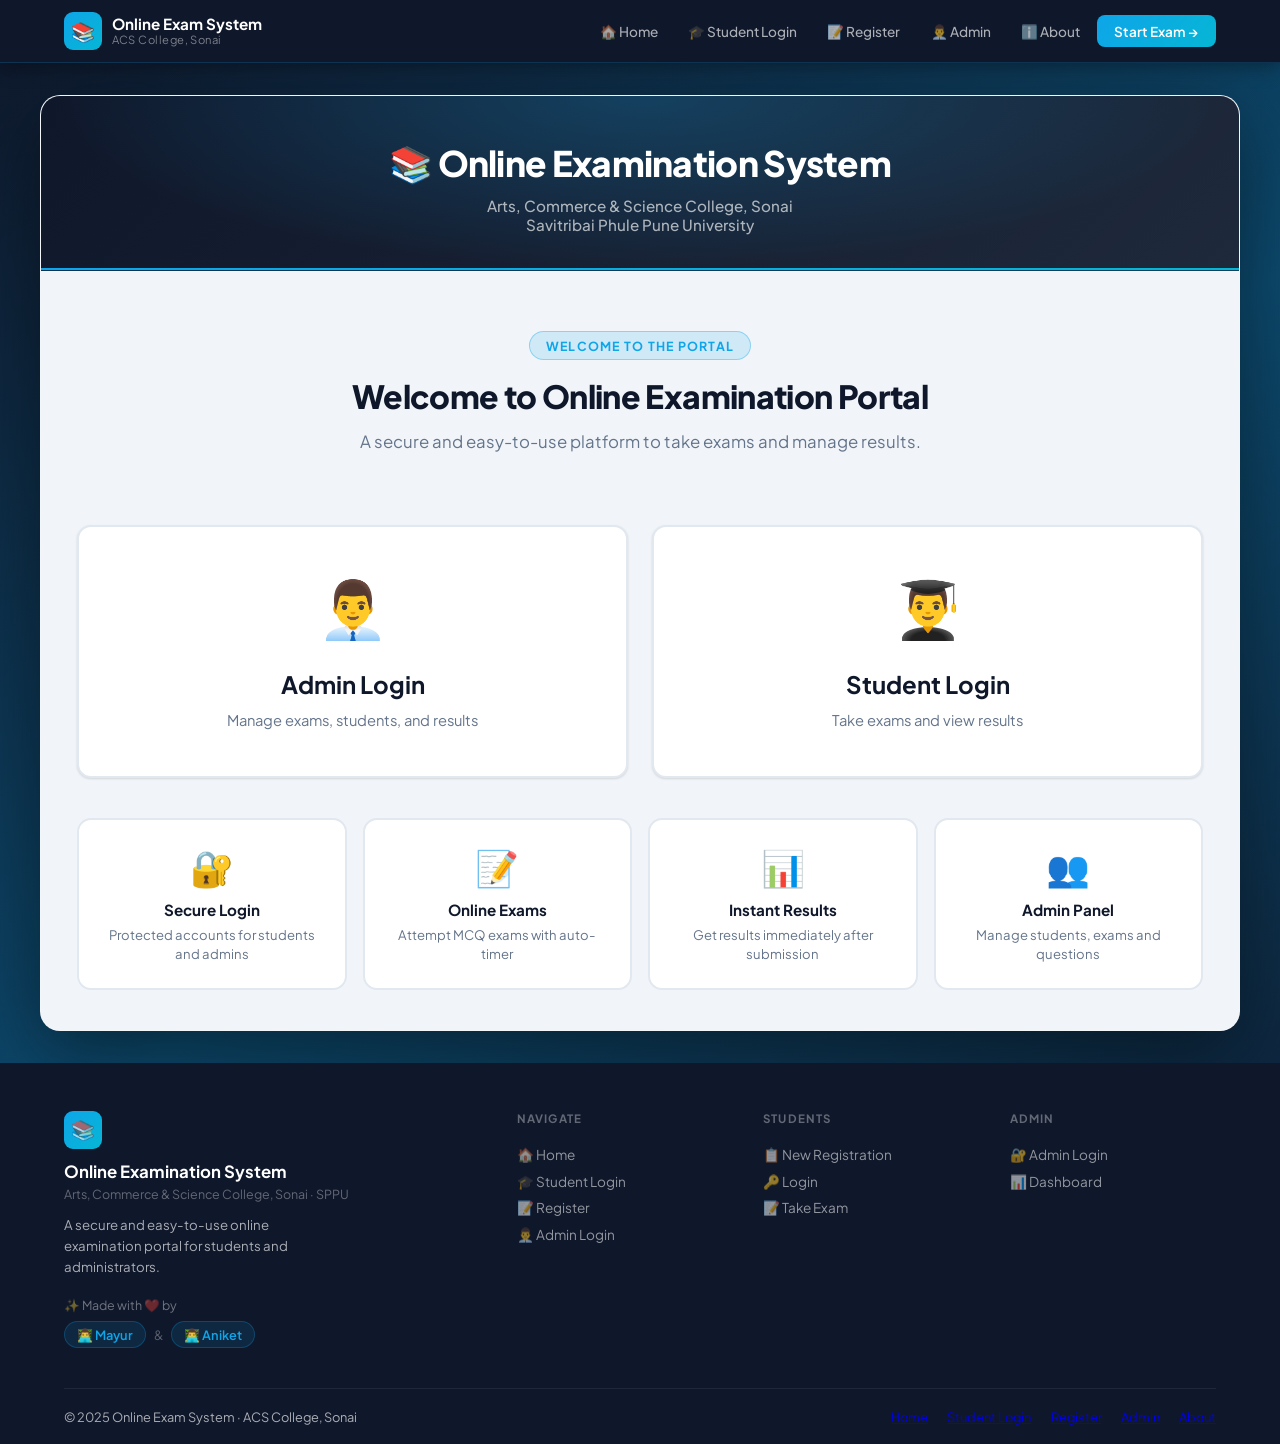
<file: index.html>
<!DOCTYPE html>
<html lang="en">

<head>
    <meta charset="UTF-8">
    <meta name="viewport" content="width=device-width, initial-scale=1.0">
    <title>Home | Online Examination System - ACS College Sonai</title>
    <link rel="preconnect" href="https://fonts.googleapis.com">
    <link rel="preconnect" href="https://fonts.gstatic.com" crossorigin>
    <link
        href="https://fonts.googleapis.com/css2?family=Plus+Jakarta+Sans:wght@400;500;600;700;800&family=JetBrains+Mono:wght@500;600&display=swap"
        rel="stylesheet">
    <link rel="stylesheet" href="./css/styles.css">
    <style>
        .hero-badge {
            display: inline-block;
            background: rgba(14, 165, 233, 0.15);
            border: 1px solid rgba(14, 165, 233, 0.35);
            color: var(--primary);
            font-size: 0.78rem;
            font-weight: 700;
            letter-spacing: 0.1em;
            text-transform: uppercase;
            padding: 0.35rem 1rem;
            border-radius: 999px;
            margin-bottom: 1rem;
        }

        .hero-section {
            text-align: center;
            padding: 60px 36px 40px;
        }

        .hero-section h2 {
            font-size: 2rem;
            margin-bottom: 12px;
            color: var(--dark);
        }

        .hero-section p {
            font-size: 1.05rem;
            color: var(--muted);
            margin-bottom: 0;
            line-height: 1.7;
        }

        .features {
            display: grid;
            grid-template-columns: repeat(auto-fit, minmax(200px, 1fr));
            gap: 16px;
            padding: 0 36px 40px;
        }

        .feature-item {
            background: var(--white);
            border: 2px solid var(--border);
            border-radius: var(--radius);
            padding: 24px 20px;
            text-align: center;
        }

        .feature-item .fi {
            font-size: 2.2rem;
            margin-bottom: 10px;
        }

        .feature-item h4 {
            font-size: 0.95rem;
            font-weight: 700;
            color: var(--dark);
            margin-bottom: 6px;
        }

        .feature-item p {
            font-size: 0.82rem;
            color: var(--muted);
            line-height: 1.5;
        }
    </style>
</head>

<body>
    <!-- GLOBAL NAVBAR -->
    <nav class="global-nav">
        <div class="global-nav-inner">
            <div class="gnav-brand" onclick="window.location='index.html'">
                <div class="gnav-logo">📚</div>
                <div class="gnav-title">
                    Online Exam System
                    <span>ACS College, Sonai</span>
                </div>
            </div>
            <ul class="gnav-links">
                <li><a href="./index.html">🏠 Home</a></li>
                <li><a href="./pages/student-login.html">🎓 Student Login</a></li>
                <li><a href="./pages/student-register.html">📝 Register</a></li>
                <li><a href="./pages/admin-login.html">👨‍💼 Admin</a></li>
                <li><a href="./pages/about.html">ℹ️ About</a></li>
                <li><a class="gnav-cta" href="./pages/student-login.html">Start Exam →</a></li>
            </ul>
            <button class="gnav-hamburger" id="gnavHamburger" aria-label="Toggle menu">
                <span></span><span></span><span></span>
            </button>
        </div>
        <div class="gnav-mobile" id="gnavMobile">
            <ul>
                <li><a href="./index.html" onclick="closeNav()">🏠 Home</a></li>
                <li><a href="./pages/student-login.html" onclick="closeNav()">🎓 Student Login</a></li>
                <li><a href="./pages/student-register.html" onclick="closeNav()">📝 Register</a></li>
                <li><a href="./pages/admin-login.html" onclick="closeNav()">👨‍💼 Admin Login</a></li>
                <li><a href="./pages/about.html" onclick="closeNav()"> ℹ️ About</a></li>
            </ul>
            <a class="gnav-mobile-cta" href="./pages/student-login.html">🚀 Start Exam</a>
        </div>
    </nav>

    <div class="container">
        <div class="header">
            <h1>📚 Online Examination System</h1>
            <p>Arts, Commerce & Science College, Sonai</p>
            <p>Savitribai Phule Pune University</p>
        </div>

        <div id="notificationArea"></div>

        <!-- Hero -->
        <div class="hero-section">
            <div class="hero-badge">Welcome to the Portal</div>
            <h2>Welcome to Online Examination Portal</h2>
            <p>A secure and easy-to-use platform to take exams and manage results.</p>
        </div>

        <!-- Login Options -->
        <div class="login-options" style="padding: 0 36px 40px;">
            <div class="option-card" onclick="window.location='admin-login.html'">
                <div class="icon">👨‍💼</div>
                <h3>Admin Login</h3>
                <p>Manage exams, students, and results</p>
            </div>
            <div class="option-card" onclick="window.location='student-login.html'">
                <div class="icon">👨‍🎓</div>
                <h3>Student Login</h3>
                <p>Take exams and view results</p>
            </div>
        </div>

        <!-- Features -->
        <div class="features">
            <div class="feature-item">
                <div class="fi">🔐</div>
                <h4>Secure Login</h4>
                <p>Protected accounts for students and admins</p>
            </div>
            <div class="feature-item">
                <div class="fi">📝</div>
                <h4>Online Exams</h4>
                <p>Attempt MCQ exams with auto-timer</p>
            </div>
            <div class="feature-item">
                <div class="fi">📊</div>
                <h4>Instant Results</h4>
                <p>Get results immediately after submission</p>
            </div>
            <div class="feature-item">
                <div class="fi">👥</div>
                <h4>Admin Panel</h4>
                <p>Manage students, exams and questions</p>
            </div>
        </div>
    </div>

    <!-- FOOTER -->
    <footer class="site-footer">
        <div class="footer-inner">
            <div class="footer-grid">
                <div class="footer-brand-col">
                    <div class="gnav-logo">📚</div>
                    <div class="footer-brand-name">Online Examination System</div>
                    <div class="footer-brand-sub">Arts, Commerce & Science College, Sonai · SPPU</div>
                    <p>A secure and easy-to-use online examination portal for students and administrators.</p>
                    <div class="footer-makers">
                        <div class="footer-makers-label">✨ Made with ❤️ by</div>
                        <div class="footer-makers-names">
                            <span class="maker-pill">👨‍💻 Mayur</span>
                            <span class="maker-amp">&amp;</span>
                            <span class="maker-pill">👨‍💻 Aniket</span>
                        </div>
                    </div>
                </div>
                <div>
                    <div class="footer-col-title">Navigate</div>
                    <ul class="footer-col-links">
                        <li><a href="./index.html">🏠 Home</a></li>
                        <li><a href="./pages/student-login.html">🎓 Student Login</a></li>
                        <li><a href="./pages/student-register.html">📝 Register</a></li>
                        <li><a href="./pages/admin-login.html">👨‍💼 Admin Login</a></li>
                    </ul>
                </div>
                <div>
                    <div class="footer-col-title">Students</div>
                    <ul class="footer-col-links">
                        <li><a href="./pages/student-register.html">📋 New Registration</a></li>
                        <li><a href="./pages/student-login.html">🔑 Login</a></li>
                        <li><a href="./pages/student-login.html">📝 Take Exam</a></li>
                    </ul>
                </div>
                <div>
                    <div class="footer-col-title">Admin</div>
                    <ul class="footer-col-links">
                        <li><a href="./pages/admin-login.html">🔐 Admin Login</a></li>
                        <li><a href="./pages/student-dashboard.html">📊 Dashboard</a></li>
                    </ul>
                </div>
            </div>
            <div class="footer-bottom">
                <p>© 2025 Online Exam System · ACS College, Sonai &nbsp;
                </p>
                <div class="footer-bottom-links">
                    <a href="./index.html">Home</a>
                    <a href="./pages/student-login.html">Student Login</a>
                    <a href="./pages/student-register.html">Register</a>
                    <a href="./pages/admin-login.html">Admin</a>
                    <a href="./pages/about.html">About</a>
                </div>
            </div>
        </div>
    </footer>

    <script src="./js/shared.js"></script>
</body>

</html>
</file>
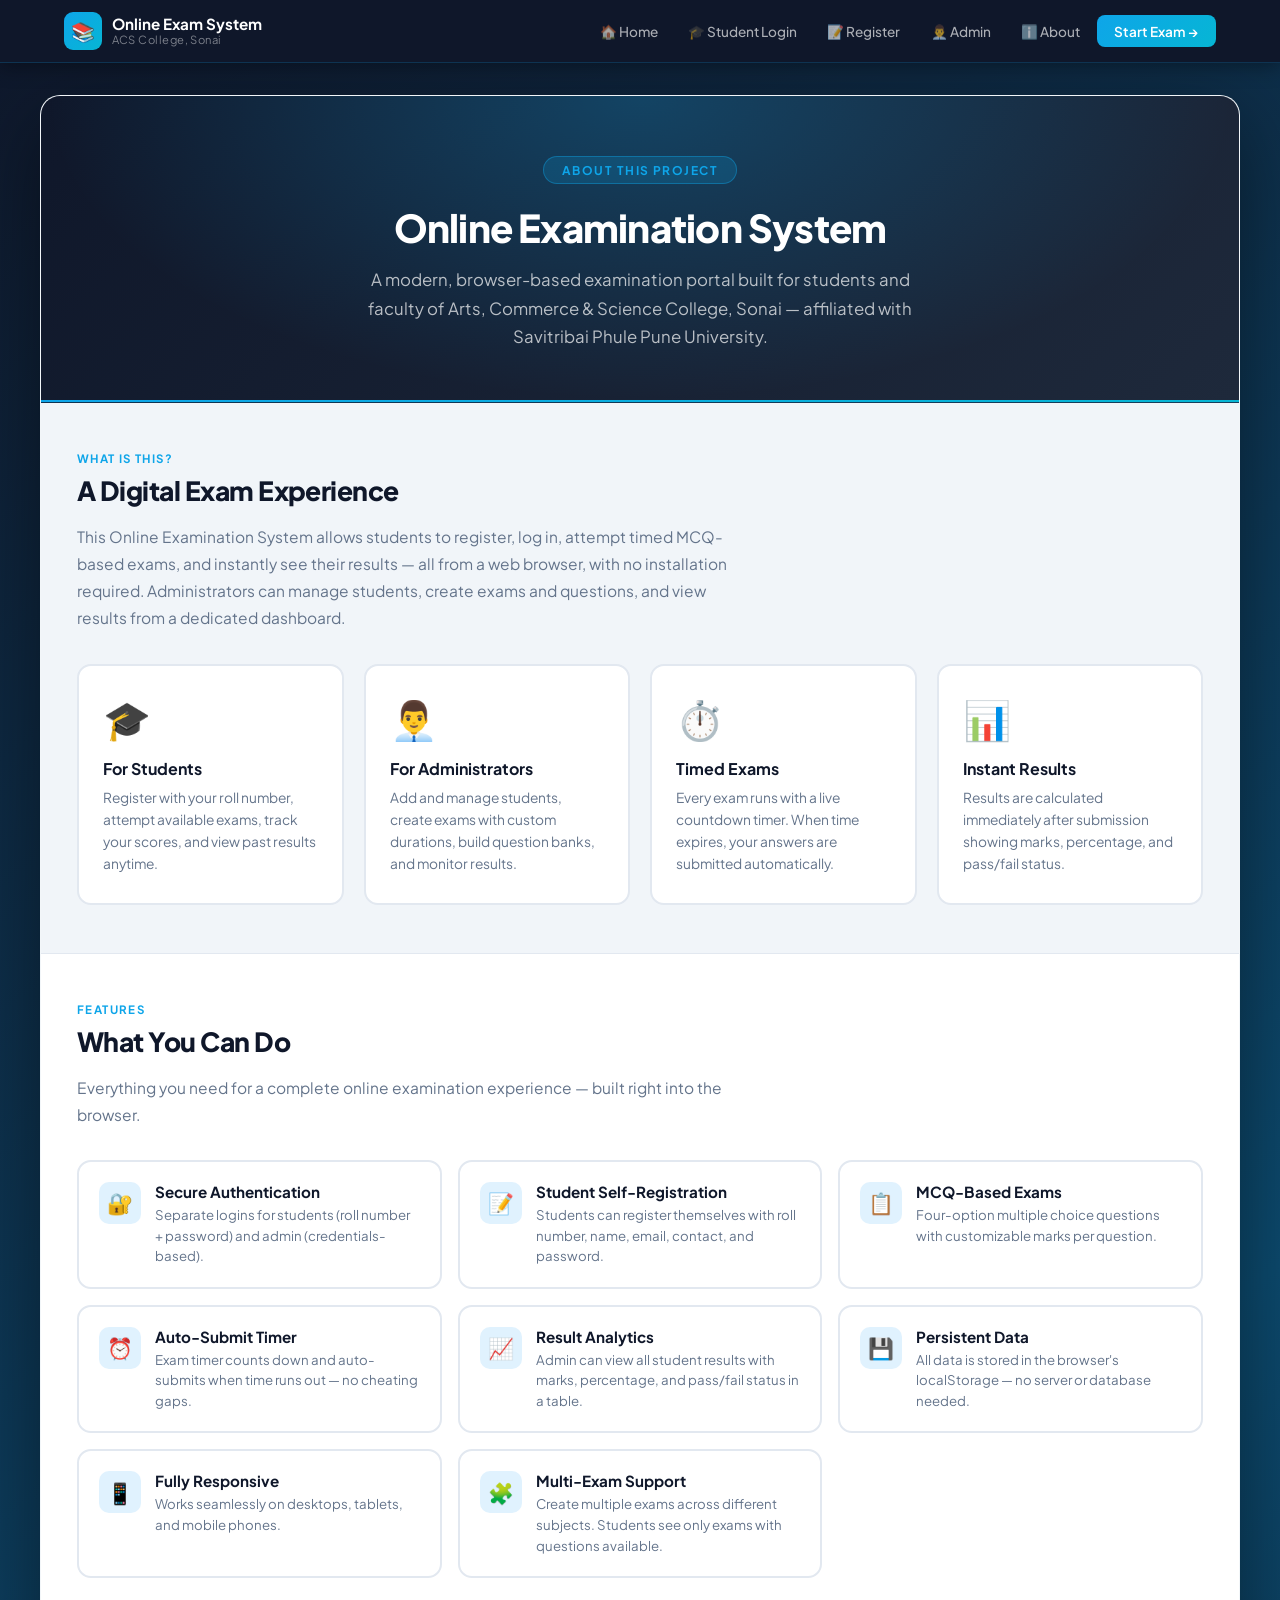
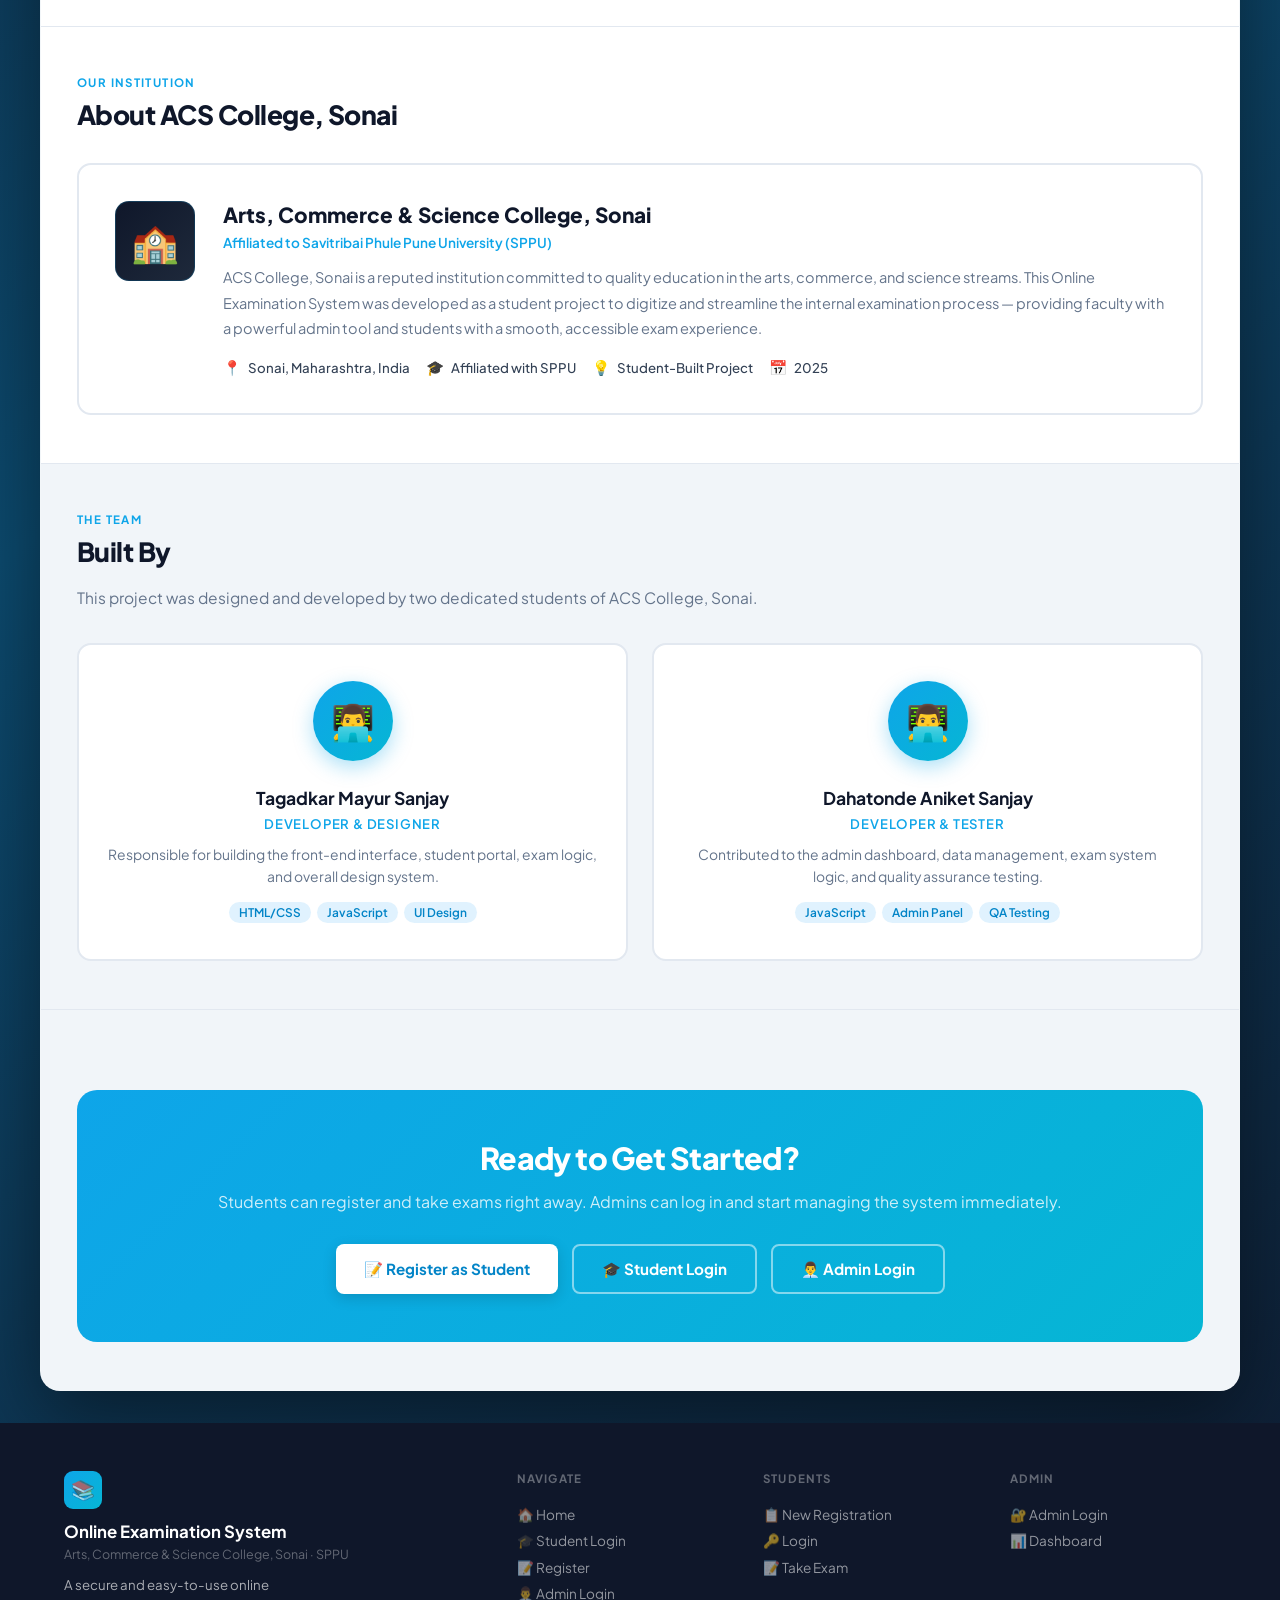
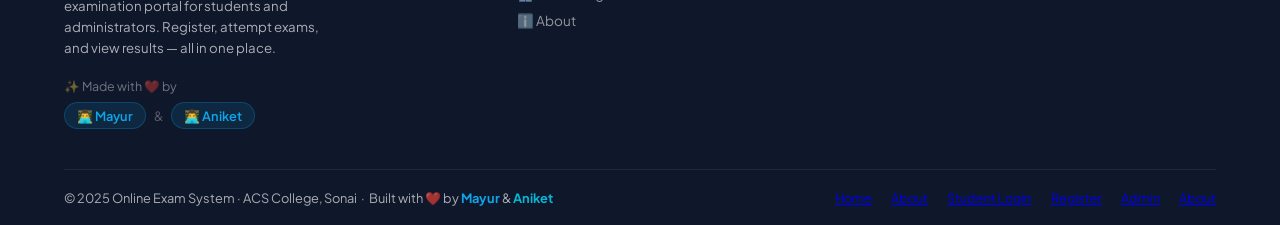
<file: pages/about.html>
<!DOCTYPE html>
<html lang="en">
<head>
    <meta charset="UTF-8">
    <meta name="viewport" content="width=device-width, initial-scale=1.0">
    <title>About | Online Examination System - ACS College Sonai</title>
    <link rel="preconnect" href="https://fonts.googleapis.com">
    <link rel="preconnect" href="https://fonts.gstatic.com" crossorigin>
    <link href="https://fonts.googleapis.com/css2?family=Plus+Jakarta+Sans:wght@400;500;600;700;800&family=JetBrains+Mono:wght@500;600&display=swap" rel="stylesheet">
    <link rel="stylesheet" href="./../css/styles.css">
    <style>
        
        .about-hero {
            background: var(--grad-dark);
            color: white;
            padding: 60px 36px 50px;
            text-align: center;
            position: relative;
            overflow: hidden;
            border-bottom: 1px solid rgba(14,165,233,0.2);
        }
        .about-hero::before {
            content: '';
            position: absolute; inset: 0;
            background: radial-gradient(ellipse at 50% 0%, rgba(14,165,233,0.28) 0%, transparent 70%);
            pointer-events: none;
        }
        .about-hero::after {
            content: '';
            position: absolute; bottom: 0; left: 0; right: 0;
            height: 2px; background: var(--grad);
        }
        .about-badge {
            display: inline-block;
            background: rgba(14,165,233,0.18);
            border: 1px solid rgba(14,165,233,0.4);
            color: var(--primary);
            font-size: 0.75rem; font-weight: 700;
            letter-spacing: 0.12em; text-transform: uppercase;
            padding: 0.35rem 1.1rem; border-radius: 999px;
            margin-bottom: 1.2rem; position: relative;
        }
        .about-hero h1 {
            font-size: 2.4em; font-weight: 800;
            margin-bottom: 14px; letter-spacing: -0.02em;
            position: relative;
        }
        .about-hero p {
            font-size: 1.05em; opacity: 0.7;
            max-width: 580px; margin: 0 auto;
            line-height: 1.7; position: relative;
        }

        /* ── Section wrapper ── */
        .about-section {
            padding: 48px 36px;
            border-bottom: 1px solid var(--border);
        }
        .about-section:last-child { border-bottom: none; }

        .section-label {
            font-size: 0.72rem; font-weight: 700;
            letter-spacing: 0.12em; text-transform: uppercase;
            color: var(--primary); margin-bottom: 0.5rem;
        }
        .section-title {
            font-size: 1.65em; font-weight: 800;
            color: var(--dark); margin-bottom: 16px;
            letter-spacing: -0.02em;
        }
        .section-desc {
            font-size: 0.97em; color: var(--muted);
            line-height: 1.75; max-width: 680px;
        }

        /* ── Info grid ── */
        .info-grid {
            display: grid;
            grid-template-columns: repeat(auto-fit, minmax(220px, 1fr));
            gap: 20px;
            margin-top: 32px;
        }
        .info-card {
            background: var(--white);
            border: 2px solid var(--border);
            border-radius: var(--radius);
            padding: 28px 24px;
            transition: all 0.3s cubic-bezier(0.34,1.56,0.64,1);
            position: relative; overflow: hidden;
        }
        .info-card::before {
            content: ''; position: absolute;
            top: 0; left: 0; right: 0; height: 4px;
            background: var(--grad); transform: scaleX(0);
            transform-origin: left; transition: transform 0.3s ease;
        }
        .info-card:hover { transform: translateY(-6px); box-shadow: var(--shadow-lg); border-color: var(--primary); }
        .info-card:hover::before { transform: scaleX(1); }
        .info-card .ic-icon { font-size: 2.4rem; margin-bottom: 14px; }
        .info-card h4 { font-size: 1rem; font-weight: 700; color: var(--dark); margin-bottom: 8px; }
        .info-card p  { font-size: 0.86em; color: var(--muted); line-height: 1.6; }

        /* ── Features list ── */
        .features-list {
            display: grid;
            grid-template-columns: repeat(auto-fit, minmax(280px, 1fr));
            gap: 16px;
            margin-top: 32px;
        }
        .feature-row {
            display: flex; align-items: flex-start; gap: 14px;
            background: var(--white); border: 2px solid var(--border);
            border-radius: var(--radius); padding: 20px;
            transition: border-color 0.2s, box-shadow 0.2s;
        }
        .feature-row:hover { border-color: var(--primary); box-shadow: var(--shadow-md); }
        .feature-row .fr-icon {
            width: 42px; height: 42px; flex-shrink: 0;
            background: var(--primary-light); border-radius: 10px;
            display: flex; align-items: center; justify-content: center;
            font-size: 1.3rem;
        }
        .feature-row h5 { font-size: 0.95rem; font-weight: 700; color: var(--dark); margin-bottom: 4px; }
        .feature-row p  { font-size: 0.83em; color: var(--muted); line-height: 1.55; }

        /* ── Stats row ── */
        .stats-row {
            display: grid;
            grid-template-columns: repeat(auto-fit, minmax(160px, 1fr));
            gap: 20px;
            margin-top: 32px;
        }
        .stat-box {
            background: var(--grad-dark);
            border-radius: var(--radius);
            padding: 30px 20px;
            text-align: center;
            color: white;
            border: 1px solid rgba(14,165,233,0.2);
        }
        .stat-box .sb-number {
            font-size: 2.6em; font-weight: 800;
            color: var(--primary); font-family: 'JetBrains Mono', monospace;
            line-height: 1;
        }
        .stat-box .sb-label {
            font-size: 0.82em; opacity: 0.6;
            margin-top: 8px; font-weight: 500;
        }

        /* ── Team cards ── */
        .team-grid {
            display: grid;
            grid-template-columns: repeat(auto-fit, minmax(240px, 1fr));
            gap: 24px;
            margin-top: 32px;
        }
        .team-card {
            background: var(--white);
            border: 2px solid var(--border);
            border-radius: var(--radius);
            padding: 36px 28px;
            text-align: center;
            transition: all 0.3s cubic-bezier(0.34,1.56,0.64,1);
            position: relative; overflow: hidden;
        }
        .team-card::after {
            content: ''; position: absolute;
            bottom: 0; left: 0; right: 0; height: 3px;
            background: var(--grad); transform: scaleX(0);
            transition: transform 0.3s ease;
        }
        .team-card:hover { transform: translateY(-8px); box-shadow: var(--shadow-lg); border-color: var(--primary); }
        .team-card:hover::after { transform: scaleX(1); }
        .team-avatar {
            width: 80px; height: 80px;
            background: var(--grad);
            border-radius: 50%;
            display: flex; align-items: center; justify-content: center;
            font-size: 2.2rem; margin: 0 auto 18px;
            box-shadow: 0 6px 20px rgba(14,165,233,0.35);
            overflow: hidden;
        }
        .team-avatar img {
            width: 100%; height: 100%;
            object-fit: cover; border-radius: 50%;
        }
        .team-card h3 { font-size: 1.1em; font-weight: 700; color: var(--dark); margin-bottom: 6px; }
        .team-card .role {
            font-size: 0.82em; color: var(--primary);
            font-weight: 600; text-transform: uppercase;
            letter-spacing: 0.06em; margin-bottom: 12px;
        }
        .team-card p { font-size: 0.87em; color: var(--muted); line-height: 1.6; }
        .team-card .tag-list { display: flex; flex-wrap: wrap; justify-content: center; gap: 6px; margin-top: 14px; }
        .tag {
            background: var(--primary-light); color: var(--primary-dark);
            font-size: 0.74em; font-weight: 600;
            padding: 3px 10px; border-radius: 999px;
        }

        /* ── College info ── */
        .college-block {
            background: var(--white);
            border: 2px solid var(--border);
            border-radius: var(--radius);
            padding: 36px;
            margin-top: 32px;
            display: grid;
            grid-template-columns: auto 1fr;
            gap: 28px;
            align-items: start;
        }
        .college-logo {
            width: 80px; height: 80px;
            background: var(--grad-dark);
            border-radius: var(--radius);
            display: flex; align-items: center; justify-content: center;
            font-size: 2.4rem;
            border: 1px solid rgba(14,165,233,0.2);
        }
        .college-block h3 { font-size: 1.3em; font-weight: 800; color: var(--dark); margin-bottom: 6px; margin-top: 0; }
        .college-block .sub { font-size: 0.85em; color: var(--primary); font-weight: 600; margin-bottom: 14px; }
        .college-block p   { font-size: 0.91em; color: var(--muted); line-height: 1.75; }
        .college-meta { display: flex; flex-wrap: wrap; gap: 16px; margin-top: 16px; }
        .meta-item { display: flex; align-items: center; gap: 7px; font-size: 0.83em; color: var(--mid); font-weight: 500; }
        .meta-item span { font-size: 1.1em; }

        /* ── Timeline ── */
        .timeline {
            margin-top: 32px;
            position: relative;
            padding-left: 28px;
        }
        .timeline::before {
            content: '';
            position: absolute; left: 10px; top: 0; bottom: 0;
            width: 2px; background: var(--border);
        }
        .tl-item {
            position: relative;
            margin-bottom: 28px;
            padding-left: 24px;
        }
        .tl-item::before {
            content: '';
            position: absolute; left: -24px; top: 6px;
            width: 12px; height: 12px;
            background: var(--primary); border-radius: 50%;
            border: 2px solid var(--bg);
            box-shadow: 0 0 0 3px rgba(14,165,233,0.25);
        }
        .tl-item .tl-date { font-size: 0.75em; color: var(--primary); font-weight: 700; letter-spacing: 0.06em; text-transform: uppercase; margin-bottom: 4px; }
        .tl-item h5 { font-size: 1em; font-weight: 700; color: var(--dark); margin-bottom: 4px; }
        .tl-item p  { font-size: 0.87em; color: var(--muted); line-height: 1.6; }

        /* ── Tech stack ── */
        .tech-pills { display: flex; flex-wrap: wrap; gap: 10px; margin-top: 24px; }
        .tech-pill {
            display: flex; align-items: center; gap: 8px;
            background: var(--white); border: 2px solid var(--border);
            border-radius: var(--radius-sm); padding: 9px 16px;
            font-size: 0.87em; font-weight: 600; color: var(--dark);
            transition: border-color 0.2s, box-shadow 0.2s;
        }
        .tech-pill:hover { border-color: var(--primary); box-shadow: var(--shadow-sm); }
        .tech-pill .tp-icon { font-size: 1.2em; }

        /* ── CTA ── */
        .cta-block {
            background: var(--grad);
            border-radius: var(--radius-lg);
            padding: 48px 40px;
            text-align: center;
            margin-top: 32px;
        }
        .cta-block h2 { color: white; font-size: 1.9em; margin-bottom: 12px; }
        .cta-block p  { color: rgba(255,255,255,0.8); font-size: 1em; margin-bottom: 28px; line-height: 1.65; }
        .cta-buttons  { display: flex; justify-content: center; gap: 14px; flex-wrap: wrap; }
        .btn-white {
            background: white; color: var(--primary-dark);
            padding: 13px 28px; border: none; border-radius: var(--radius-sm);
            font-size: 0.95em; font-weight: 700; font-family: inherit;
            cursor: pointer; transition: all 0.25s ease;
            box-shadow: 0 4px 14px rgba(0,0,0,0.15);
        }
        .btn-white:hover { transform: translateY(-3px); box-shadow: 0 8px 24px rgba(0,0,0,0.2); }
        .btn-outline {
            background: transparent; color: white;
            padding: 13px 28px; border: 2px solid rgba(255,255,255,0.5);
            border-radius: var(--radius-sm); font-size: 0.95em; font-weight: 700;
            font-family: inherit; cursor: pointer; transition: all 0.25s ease;
        }
        .btn-outline:hover { border-color: white; background: rgba(255,255,255,0.1); transform: translateY(-3px); }

        @media (max-width: 768px) {
            .about-section { padding: 36px 20px; }
            .about-hero { padding: 44px 20px 36px; }
            .about-hero h1 { font-size: 1.7em; }
            .college-block { grid-template-columns: 1fr; }
            .cta-block { padding: 36px 20px; }
        }
        @media (max-width: 480px) {
            .about-hero h1 { font-size: 1.45em; }
            .section-title { font-size: 1.35em; }
        }
    </style>
</head>
<body>

    <!-- ── GLOBAL NAVBAR ── -->
    <nav class="global-nav">
        <div class="global-nav-inner">
            <div class="gnav-brand" onclick="window.location='index.html'">
                <div class="gnav-logo">📚</div>
                <div class="gnav-title">
                    Online Exam System
                    <span>ACS College, Sonai</span>
                </div>
            </div>
            <ul class="gnav-links">
                <li><a href="./../index.html">🏠 Home</a></li>
                <li><a href="./student-login.html">🎓 Student Login</a></li>
                <li><a href="./student-register.html">📝 Register</a></li>
                <li><a href="./admin-login.html">👨‍💼 Admin</a></li>
                 <li><a href="./about.html"> ℹ️ About</a></li>
                <li><a class="gnav-cta" href="./student-login.html">Start Exam →</a></li>
            </ul>
            <button class="gnav-hamburger" id="gnavHamburger" aria-label="Toggle menu">
                <span></span><span></span><span></span>
            </button>
        </div>
        <div class="gnav-mobile" id="gnavMobile">
            <ul>
                <li><a href="./../index.html" onclick="closeNav()">🏠 Home</a></li>
                <li><a href="./about.html" onclick="closeNav()">ℹ️ About</a></li>
                <li><a href="./student-login.html" onclick="closeNav()">🎓 Student Login</a></li>
                <li><a href="./student-register.html" onclick="closeNav()">📝 Register</a></li>
                <li><a href="./admin-login.html" onclick="closeNav()">👨‍💼 Admin Login</a></li>
                 <li><a href="./about.html" onclick="closeNav()">ℹ️ About</a></li>
            </ul>
            <a class="gnav-mobile-cta" href="./student-login.html">🚀 Start Exam</a>
        </div>
    </nav>

    <!-- ── MAIN CONTAINER ── -->
    <div class="container">

        <!-- HERO -->
        <div class="about-hero">
            <div class="about-badge">About This Project</div>
            <h1>Online Examination System</h1>
            <p>A modern, browser-based examination portal built for students and faculty of Arts, Commerce & Science College, Sonai — affiliated with Savitribai Phule Pune University.</p>
        </div>

        <!-- SECTION: ABOUT THE PROJECT -->
        <div class="about-section">
            <div class="section-label">What Is This?</div>
            <div class="section-title">A Digital Exam Experience</div>
            <p class="section-desc">This Online Examination System allows students to register, log in, attempt timed MCQ-based exams, and instantly see their results — all from a web browser, with no installation required. Administrators can manage students, create exams and questions, and view results from a dedicated dashboard.</p>

            <div class="info-grid">
                <div class="info-card">
                    <div class="ic-icon">🎓</div>
                    <h4>For Students</h4>
                    <p>Register with your roll number, attempt available exams, track your scores, and view past results anytime.</p>
                </div>
                <div class="info-card">
                    <div class="ic-icon">👨‍💼</div>
                    <h4>For Administrators</h4>
                    <p>Add and manage students, create exams with custom durations, build question banks, and monitor results.</p>
                </div>
                <div class="info-card">
                    <div class="ic-icon">⏱️</div>
                    <h4>Timed Exams</h4>
                    <p>Every exam runs with a live countdown timer. When time expires, your answers are submitted automatically.</p>
                </div>
                <div class="info-card">
                    <div class="ic-icon">📊</div>
                    <h4>Instant Results</h4>
                    <p>Results are calculated immediately after submission showing marks, percentage, and pass/fail status.</p>
                </div>
            </div>
        </div>

        <!-- SECTION: FEATURES -->
        <div class="about-section" style="background: var(--white);">
            <div class="section-label">Features</div>
            <div class="section-title">What You Can Do</div>
            <p class="section-desc">Everything you need for a complete online examination experience — built right into the browser.</p>

            <div class="features-list">
                <div class="feature-row">
                    <div class="fr-icon">🔐</div>
                    <div>
                        <h5>Secure Authentication</h5>
                        <p>Separate logins for students (roll number + password) and admin (credentials-based).</p>
                    </div>
                </div>
                <div class="feature-row">
                    <div class="fr-icon">📝</div>
                    <div>
                        <h5>Student Self-Registration</h5>
                        <p>Students can register themselves with roll number, name, email, contact, and password.</p>
                    </div>
                </div>
                <div class="feature-row">
                    <div class="fr-icon">📋</div>
                    <div>
                        <h5>MCQ-Based Exams</h5>
                        <p>Four-option multiple choice questions with customizable marks per question.</p>
                    </div>
                </div>
                <div class="feature-row">
                    <div class="fr-icon">⏰</div>
                    <div>
                        <h5>Auto-Submit Timer</h5>
                        <p>Exam timer counts down and auto-submits when time runs out — no cheating gaps.</p>
                    </div>
                </div>
                <div class="feature-row">
                    <div class="fr-icon">📈</div>
                    <div>
                        <h5>Result Analytics</h5>
                        <p>Admin can view all student results with marks, percentage, and pass/fail status in a table.</p>
                    </div>
                </div>
                <div class="feature-row">
                    <div class="fr-icon">💾</div>
                    <div>
                        <h5>Persistent Data</h5>
                        <p>All data is stored in the browser's localStorage — no server or database needed.</p>
                    </div>
                </div>
                <div class="feature-row">
                    <div class="fr-icon">📱</div>
                    <div>
                        <h5>Fully Responsive</h5>
                        <p>Works seamlessly on desktops, tablets, and mobile phones.</p>
                    </div>
                </div>
                <div class="feature-row">
                    <div class="fr-icon">🧩</div>
                    <div>
                        <h5>Multi-Exam Support</h5>
                        <p>Create multiple exams across different subjects. Students see only exams with questions available.</p>
                    </div>
                </div>
            </div>
        </div>
 <!-- SECTION: COLLEGE -->
        <div class="about-section" style="background: var(--white);">
            <div class="section-label">Our Institution</div>
            <div class="section-title">About ACS College, Sonai</div>
            <div class="college-block">
                <div class="college-logo">🏫</div>
                <div>
                    <h3>Arts, Commerce & Science College, Sonai</h3>
                    <div class="sub">Affiliated to Savitribai Phule Pune University (SPPU)</div>
                    <p>
                        ACS College, Sonai is a reputed institution committed to quality education in the arts, commerce, and science streams. This Online Examination System was developed as a student project to digitize and streamline the internal examination process — providing faculty with a powerful admin tool and students with a smooth, accessible exam experience.
                    </p>
                    <div class="college-meta">
                        <div class="meta-item"><span>📍</span> Sonai, Maharashtra, India</div>
                        <div class="meta-item"><span>🎓</span> Affiliated with SPPU</div>
                        <div class="meta-item"><span>💡</span> Student-Built Project</div>
                        <div class="meta-item"><span>📅</span> 2025</div>
                    </div>
                </div>
            </div>
        </div>

        <!-- SECTION: TEAM -->
        <div class="about-section">
            <div class="section-label">The Team</div>
            <div class="section-title">Built By</div>
            <p class="section-desc">This project was designed and developed by two dedicated students of ACS College, Sonai.</p>
            <div class="team-grid">
                <div class="team-card">
                    <div class="team-avatar"><img src="https://avatars.githubusercontent.com/u/264318735?v=4" alt="Mayur Tagadkar" onerror="this.parentElement.innerHTML='👨‍💻'"></div>
                    <h3>Tagadkar Mayur Sanjay</h3>
                    <div class="role">Developer &amp; Designer</div>
                    <p>Responsible for building the front-end interface, student portal, exam logic, and overall design system.</p>
                    <div class="tag-list">
                        <span class="tag">HTML/CSS</span>
                        <span class="tag">JavaScript</span>
                        <span class="tag">UI Design</span>
                    </div>
                </div>
                <div class="team-card">
                    <div class="team-avatar"><img src="https://avatars.githubusercontent.com/u/264341852?v=4" alt="Aniket Dahatonde" onerror="this.parentElement.innerHTML='👨‍💻'"></div>
                    <h3>Dahatonde Aniket Sanjay</h3>
                    <div class="role">Developer &amp; Tester</div>
                    <p>Contributed to the admin dashboard, data management, exam system logic, and quality assurance testing.</p>
                    <div class="tag-list">
                        <span class="tag">JavaScript</span>
                        <span class="tag">Admin Panel</span>
                        <span class="tag">QA Testing</span>
                    </div>
                </div>
            </div>
        </div>

        <!-- SECTION: CTA -->
        <div class="about-section">
            <div class="cta-block">
                <h2>Ready to Get Started?</h2>
                <p>Students can register and take exams right away. Admins can log in and start managing the system immediately.</p>
                <div class="cta-buttons">
                    <button class="btn-white" onclick="window.location='student-register.html'">📝 Register as Student</button>
                    <button class="btn-outline" onclick="window.location='student-login.html'">🎓 Student Login</button>
                    <button class="btn-outline" onclick="window.location='admin-login.html'">👨‍💼 Admin Login</button>
                </div>
            </div>
        </div>

    </div><!-- /.container -->

    <!-- FOOTER -->
    <footer class="site-footer">
        <div class="footer-inner">
            <div class="footer-grid">
                <div class="footer-brand-col">
                    <div class="gnav-logo">📚</div>
                    <div class="footer-brand-name">Online Examination System</div>
                    <div class="footer-brand-sub">Arts, Commerce & Science College, Sonai · SPPU</div>
                    <p>A secure and easy-to-use online examination portal for students and administrators. Register, attempt exams, and view results — all in one place.</p>
                    <div class="footer-makers">
                        <div class="footer-makers-label">✨ Made with ❤️ by</div>
                        <div class="footer-makers-names">
                            <span class="maker-pill">👨‍💻 Mayur</span>
                            <span class="maker-amp">&amp;</span>
                            <span class="maker-pill">👨‍💻 Aniket</span>
                        </div>
                    </div>
                </div>
                <div>
                    <div class="footer-col-title">Navigate</div>
                    <ul class="footer-col-links">
                        <li><a href="./../index.html">🏠 Home</a></li>
                        <li><a href="./student-login.html">🎓 Student Login</a></li>
                        <li><a href="./student-register.html">📝 Register</a></li>
                        <li><a href="./admin-login.html">👨‍💼 Admin Login</a></li>
                        <li><a href="./about.html">ℹ️ About</a></li>
                    </ul>
                </div>
                <div>
                    <div class="footer-col-title">Students</div>
                    <ul class="footer-col-links">
                        <li><a href="./student-register.html">📋 New Registration</a></li>
                        <li><a href="./student-login.html">🔑 Login</a></li>
                        <li><a href="./student-login.html">📝 Take Exam</a></li>
                    </ul>
                </div>
                <div>
                    <div class="footer-col-title">Admin</div>
                    <ul class="footer-col-links">
                        <li><a href="./admin-login.html">🔐 Admin Login</a></li>
                        <li><a href="./admin-dashboard.html">📊 Dashboard</a></li>
                    </ul>
                </div>
            </div>
            <div class="footer-bottom">
                <p>© 2025 Online Exam System · ACS College, Sonai &nbsp;·&nbsp; Built with ❤️ by
                    <strong style="color:var(--primary);">Mayur</strong> &amp; <strong style="color:var(--accent);">Aniket</strong>
                </p>
                <div class="footer-bottom-links">
                    <a href="./../index.html">Home</a>
                    <a href="./about.html">About</a>
                    <a href="./student-login.html">Student Login</a>
                    <a href="./student-register.html">Register</a>
                    <a href="./admin-login.html">Admin</a>
                    <a href="./pages/about.html">About</a>
                </div>
            </div>
        </div>
    </footer>

    <script src="./../js/shared.js"></script>
</body>
</html>
</file>
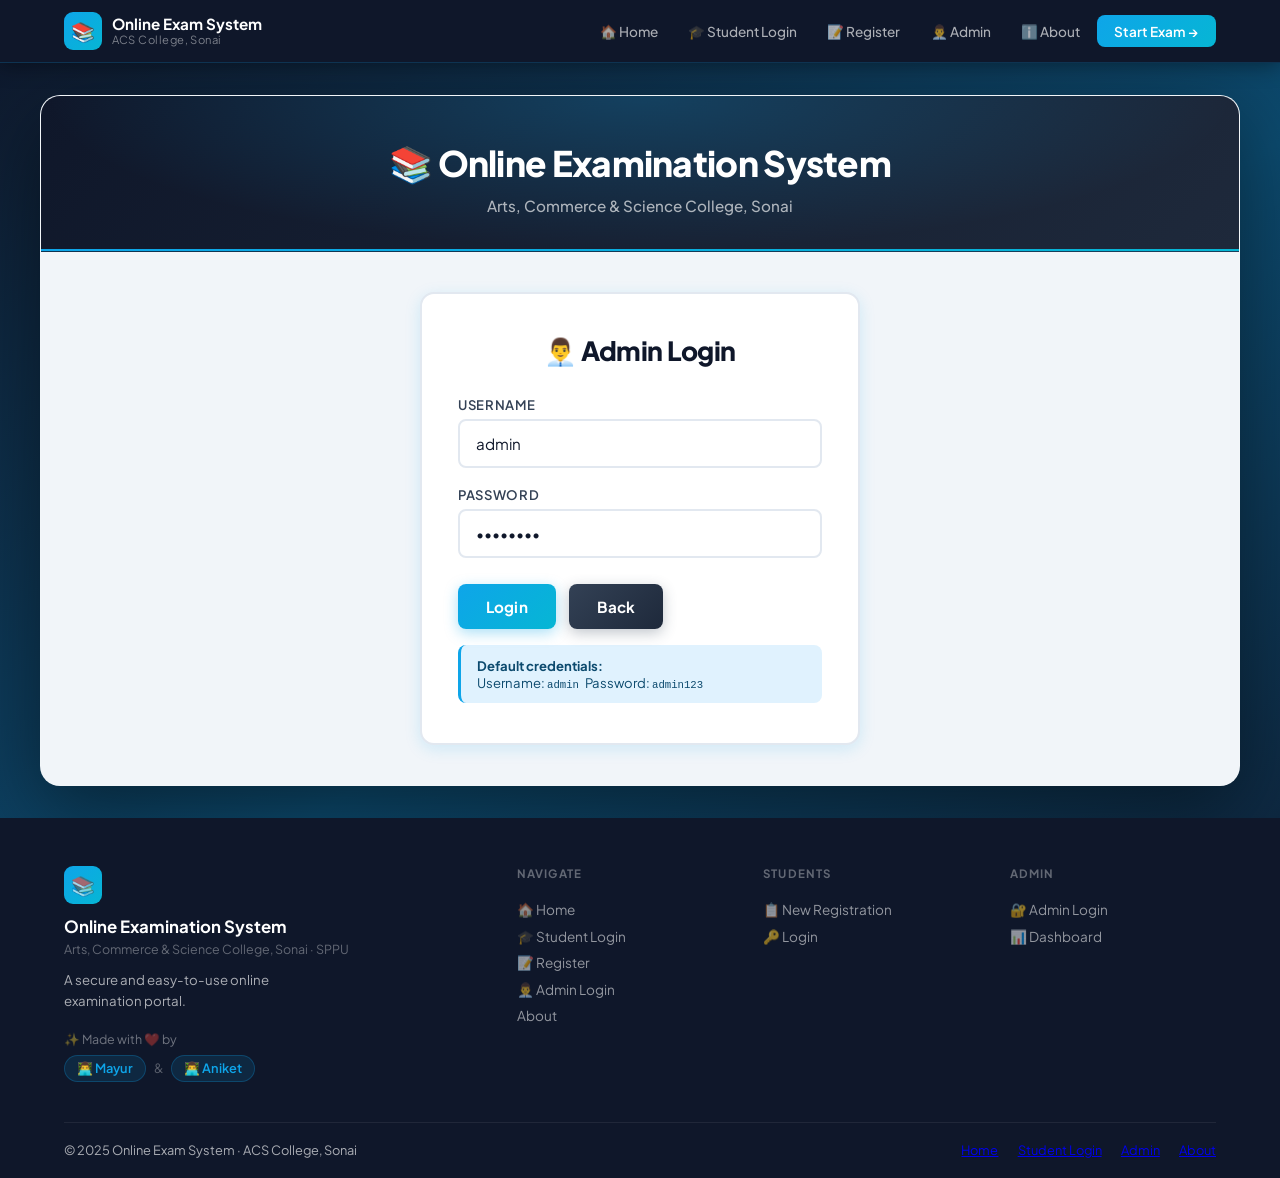
<file: pages/admin-dashboard.html>
<!DOCTYPE html>
<html lang="en">
<head>
    <meta charset="UTF-8">
    <meta name="viewport" content="width=device-width, initial-scale=1.0">
    <title>Admin Dashboard | Online Examination System</title>
    <link rel="preconnect" href="https://fonts.googleapis.com">
    <link rel="preconnect" href="https://fonts.gstatic.com" crossorigin>
    <link href="https://fonts.googleapis.com/css2?family=Plus+Jakarta+Sans:wght@400;500;600;700;800&family=JetBrains+Mono:wght@500;600&display=swap" rel="stylesheet">
    <link rel="stylesheet" href="./../css/styles.css">
    <style>
        .page { display: none; }
        .page.active { display: block; animation: fadeIn 0.35s ease-out; }
        @keyframes fadeIn { from { opacity:0; transform:translateY(14px);} to {opacity:1; transform:translateY(0);} }
    </style>
</head>
<body>

    <!-- GLOBAL NAVBAR -->
    <nav class="global-nav">
        <div class="global-nav-inner">
            <div class="gnav-brand" onclick="window.location='index.html'">
                <div class="gnav-logo">📚</div>
                <div class="gnav-title">Online Exam System<span>ACS College, Sonai</span></div>
            </div>
            <ul class="gnav-links">
                <li><a href="./../index.html">🏠 Home</a></li>
                <li><button onclick="showPage('dashboardPage')">📊 Dashboard</button></li>
                <li><button onclick="showPage('studentsPage')">👥 Students</button></li>
                <li><button onclick="showPage('examsPage')">📚 Exams</button></li>
                <li><button onclick="showPage('questionsPage')">❓ Questions</button></li>
                <li><button onclick="showPage('resultsPage')">📈 Results</button></li>
                <li><button class="gnav-cta" onclick="adminLogout()">Logout →</button></li>
            </ul>
            <button class="gnav-hamburger" id="gnavHamburger" aria-label="Toggle menu">
                <span></span><span></span><span></span>
            </button>
        </div>
        <div class="gnav-mobile" id="gnavMobile">
            <ul>
                <li><a href="./../index.html" onclick="closeNav()">🏠 Home</a></li>
                <li><button onclick="showPage('dashboardPage'); closeNav()">📊 Dashboard</button></li>
                <li><button onclick="showPage('studentsPage'); closeNav()">👥 Students</button></li>
                <li><button onclick="showPage('examsPage'); closeNav()">📚 Exams</button></li>
                <li><button onclick="showPage('questionsPage'); closeNav()">❓ Questions</button></li>
                <li><button onclick="showPage('resultsPage'); closeNav()">📈 Results</button></li>
            </ul>
            <button class="gnav-mobile-cta" onclick="adminLogout()">Logout</button>
        </div>
    </nav>

    <div class="container">
        <div class="header">
            <h1>📚 Admin Dashboard</h1>
            <p>Arts, Commerce & Science College, Sonai</p>
        </div>
        <div id="notificationArea"></div>

        <!-- ===== DASHBOARD PAGE ===== -->
        <div id="dashboardPage" class="page active">
            <div class="navbar">
                <div class="navbar-brand">Dashboard Overview</div>
                <div class="navbar-menu">
                    <div class="navbar-item" onclick="adminLogout()">Logout</div>
                </div>
            </div>
            <div class="content">
                <h2 style="margin-bottom:30px;">Dashboard Overview</h2>
                <div class="dashboard">
                    <div class="dashboard-card" onclick="showPage('studentsPage')">
                        <h3 id="studentCount">0</h3>
                        <p>Total Students</p>
                    </div>
                    <div class="dashboard-card" onclick="showPage('examsPage')">
                        <h3 id="examCount">0</h3>
                        <p>Total Exams</p>
                    </div>
                    <div class="dashboard-card" onclick="showPage('questionsPage')">
                        <h3 id="questionCount">0</h3>
                        <p>Total Questions</p>
                    </div>
                    <div class="dashboard-card" onclick="showPage('resultsPage')">
                        <h3 id="resultCount">0</h3>
                        <p>Total Results</p>
                    </div>
                </div>
            </div>
        </div>

        <!-- ===== STUDENTS PAGE ===== -->
        <div id="studentsPage" class="page">
            <div class="navbar">
                <div class="navbar-brand">Manage Students</div>
                <div class="navbar-menu">
                    <div class="navbar-item" onclick="showPage('dashboardPage')">Dashboard</div>
                    <div class="navbar-item" onclick="adminLogout()">Logout</div>
                </div>
            </div>
            <div class="content">
                <h2 style="margin-bottom:30px;">Student Management</h2>
                <button class="btn" onclick="openModal('addStudentModal')">Add New Student</button>
                <div class="table-container">
                    <table>
                        <thead>
                            <tr>
                                <th>Roll No</th><th>Name</th><th>Email</th><th>Contact</th><th>Actions</th>
                            </tr>
                        </thead>
                        <tbody id="studentsTableBody"></tbody>
                    </table>
                </div>
            </div>
        </div>

        <!-- ===== EXAMS PAGE ===== -->
        <div id="examsPage" class="page">
            <div class="navbar">
                <div class="navbar-brand">Manage Exams</div>
                <div class="navbar-menu">
                    <div class="navbar-item" onclick="showPage('dashboardPage')">Dashboard</div>
                    <div class="navbar-item" onclick="adminLogout()">Logout</div>
                </div>
            </div>
            <div class="content">
                <h2 style="margin-bottom:30px;">Exam Management</h2>
                <button class="btn" onclick="openModal('addExamModal')">Create New Exam</button>
                <div class="table-container">
                    <table>
                        <thead>
                            <tr>
                                <th>Exam ID</th><th>Exam Name</th><th>Subject</th>
                                <th>Duration (mins)</th><th>Total Marks</th><th>Actions</th>
                            </tr>
                        </thead>
                        <tbody id="examsTableBody"></tbody>
                    </table>
                </div>
            </div>
        </div>

        <!-- ===== QUESTIONS PAGE ===== -->
        <div id="questionsPage" class="page">
            <div class="navbar">
                <div class="navbar-brand">Manage Questions</div>
                <div class="navbar-menu">
                    <div class="navbar-item" onclick="showPage('dashboardPage')">Dashboard</div>
                    <div class="navbar-item" onclick="adminLogout()">Logout</div>
                </div>
            </div>
            <div class="content">
                <h2 style="margin-bottom:30px;">Question Bank</h2>
                <button class="btn" onclick="openModal('addQuestionModal')">Add New Question</button>
                <div id="questionsContainer"></div>
            </div>
        </div>

        <!-- ===== RESULTS PAGE ===== -->
        <div id="resultsPage" class="page">
            <div class="navbar">
                <div class="navbar-brand">View Results</div>
                <div class="navbar-menu">
                    <div class="navbar-item" onclick="showPage('dashboardPage')">Dashboard</div>
                    <div class="navbar-item" onclick="adminLogout()">Logout</div>
                </div>
            </div>
            <div class="content">
                <h2 style="margin-bottom:30px;">Examination Results</h2>
                <div class="table-container">
                    <table>
                        <thead>
                            <tr>
                                <th>Student Name</th><th>Roll No</th><th>Exam Name</th>
                                <th>Marks Obtained</th><th>Total Marks</th><th>Percentage</th><th>Status</th>
                            </tr>
                        </thead>
                        <tbody id="resultsTableBody"></tbody>
                    </table>
                </div>
            </div>
        </div>
    </div>

    <!-- ===== MODALS ===== -->

    <!-- Add Student Modal -->
    <div id="addStudentModal" class="modal">
        <div class="modal-content">
            <h2 style="margin-bottom:30px;">Add New Student</h2>
            <div class="form-group"><label>Roll Number</label><input type="text" id="newStudentRollNo" placeholder="Enter roll number"></div>
            <div class="form-group"><label>Name</label><input type="text" id="newStudentName" placeholder="Enter student name"></div>
            <div class="form-group"><label>Email</label><input type="email" id="newStudentEmail" placeholder="Enter email"></div>
            <div class="form-group"><label>Contact</label><input type="text" id="newStudentContact" placeholder="Enter contact number"></div>
            <div class="form-group"><label>Password</label><input type="password" id="newStudentPassword" placeholder="Enter password"></div>
            <button class="btn" onclick="addStudent()">Add Student</button>
            <button class="btn btn-secondary" onclick="closeModal('addStudentModal')">Cancel</button>
        </div>
    </div>

    <!-- Add Exam Modal -->
    <div id="addExamModal" class="modal">
        <div class="modal-content">
            <h2 style="margin-bottom:30px;">Create New Exam</h2>
            <div class="form-group"><label>Exam Name</label><input type="text" id="newExamName" placeholder="Enter exam name"></div>
            <div class="form-group"><label>Subject</label><input type="text" id="newExamSubject" placeholder="Enter subject"></div>
            <div class="form-group"><label>Duration (minutes)</label><input type="number" id="newExamDuration" placeholder="Enter duration"></div>
            <div class="form-group"><label>Total Marks</label><input type="number" id="newExamMarks" placeholder="Enter total marks"></div>
            <button class="btn" onclick="addExam()">Create Exam</button>
            <button class="btn btn-secondary" onclick="closeModal('addExamModal')">Cancel</button>
        </div>
    </div>

    <!-- Add Question Modal -->
    <div id="addQuestionModal" class="modal">
        <div class="modal-content">
            <h2 style="margin-bottom:30px;">Add New Question</h2>
            <div class="form-group">
                <label>Select Exam</label>
                <select id="questionExamId"><option value="">Select an exam</option></select>
            </div>
            <div class="form-group"><label>Question Text</label><textarea id="newQuestionText" rows="3" placeholder="Enter question"></textarea></div>
            <div class="form-group"><label>Option A</label><input type="text" id="newQuestionOptionA" placeholder="Enter option A"></div>
            <div class="form-group"><label>Option B</label><input type="text" id="newQuestionOptionB" placeholder="Enter option B"></div>
            <div class="form-group"><label>Option C</label><input type="text" id="newQuestionOptionC" placeholder="Enter option C"></div>
            <div class="form-group"><label>Option D</label><input type="text" id="newQuestionOptionD" placeholder="Enter option D"></div>
            <div class="form-group">
                <label>Correct Answer</label>
                <select id="newQuestionCorrectAnswer">
                    <option value="A">Option A</option><option value="B">Option B</option>
                    <option value="C">Option C</option><option value="D">Option D</option>
                </select>
            </div>
            <div class="form-group"><label>Marks</label><input type="number" id="newQuestionMarks" placeholder="Enter marks" value="1"></div>
            <button class="btn" onclick="addQuestion()">Add Question</button>
            <button class="btn btn-secondary" onclick="closeModal('addQuestionModal')">Cancel</button>
        </div>
    </div>

    <!-- FOOTER -->
    <footer class="site-footer">
        <div class="footer-inner">
            <div class="footer-grid">
                <div class="footer-brand-col">
                    <div class="gnav-logo">📚</div>
                    <div class="footer-brand-name">Online Examination System</div>
                    <div class="footer-brand-sub">Arts, Commerce & Science College, Sonai · SPPU</div>
                    <p>A secure and easy-to-use online examination portal.</p>
                    <div class="footer-makers">
                        <div class="footer-makers-label">✨ Made with ❤️ by</div>
                        <div class="footer-makers-names">
                            <span class="maker-pill">👨‍💻 Mayur</span>
                            <span class="maker-amp">&amp;</span>
                            <span class="maker-pill">👨‍💻 Aniket</span>
                        </div>
                    </div>
                </div>
                <div>
                    <div class="footer-col-title">Navigate</div>
                    <ul class="footer-col-links">
                        <li><a href="./../index.html">🏠 Home</a></li>
                        <li><button onclick="showPage('studentsPage')">👥 Manage Students</button></li>
                        <li><button onclick="showPage('examsPage')">📚 Manage Exams</button></li>
                        <li><button onclick="showPage('questionsPage')">❓ Manage Questions</button></li>
                        <li><button onclick="showPage('resultsPage')">📈 View Results</button></li>
                    </ul>
                </div>
                <div>
                    <div class="footer-col-title">Students</div>
                    <ul class="footer-col-links">
                        <li><a href="./student-login.html">📋 New Registration</a></li>
                        <li><a href="./student-login.html">🔑 Student Login</a></li>
                    </ul>
                </div>
                <div>
                    <div class="footer-col-title">Admin</div>
                    <ul class="footer-col-links">
                        <li><button onclick="showPage('dashboardPage')">📊 Dashboard</button></li>
                        <li><button onclick="adminLogout()">🚪 Logout</button></li>
                    </ul>
                </div>
            </div>
            <div class="footer-bottom">
                <p>© 2025 Online Exam System · ACS College, Sonai</p>
                <div class="footer-bottom-links">
                    <a href="./../index.html">Home</a>
                    <a href="./student-login.html">Student Login</a>
                    <a href="./admin-login.html">Admin Login</a>
                    <a href="./pages/about.html">About</a>
                </div>
            </div>
        </div>
    </footer>

    <script src="./../js/shared.js"></script>
    <script>
        // ===== PAGE ROUTING =====
        function showPage(pageId) {
            document.querySelectorAll('.page').forEach(p => p.classList.remove('active'));
            document.getElementById(pageId).classList.add('active');

            if (pageId === 'dashboardPage') updateDashboardStats();
            else if (pageId === 'studentsPage')  loadStudentsTable();
            else if (pageId === 'examsPage')     loadExamsTable();
            else if (pageId === 'questionsPage') { loadQuestionsView(); loadExamOptionsForQuestions(); }
            else if (pageId === 'resultsPage')   loadResultsTable();
        }

        function adminLogout() {
            sessionStorage.removeItem('adminLoggedIn');
            window.location = 'index.html';
        }

        // ===== AUTH GUARD =====
        document.addEventListener('DOMContentLoaded', () => {
            if (!sessionStorage.getItem('adminLoggedIn')) {
                window.location = 'admin-login.html';
                return;
            }
            updateDashboardStats();
        });

        // ===== DASHBOARD =====
        function updateDashboardStats() {
            document.getElementById('studentCount').textContent  = appState.students.length;
            document.getElementById('examCount').textContent     = appState.exams.length;
            document.getElementById('questionCount').textContent = appState.questions.length;
            document.getElementById('resultCount').textContent   = appState.results.length;
        }

        // ===== STUDENTS =====
        function loadStudentsTable() {
            const tbody = document.getElementById('studentsTableBody');
            tbody.innerHTML = '';
            if (appState.students.length === 0) {
                tbody.innerHTML = '<tr><td colspan="5" style="text-align:center;padding:40px;">No students found.</td></tr>';
                return;
            }
            appState.students.forEach((s, i) => {
                const row = tbody.insertRow();
                row.innerHTML = `<td>${s.rollNo}</td><td>${s.name}</td><td>${s.email}</td><td>${s.contact}</td>
                    <td><button class="btn btn-danger btn-small" onclick="deleteStudent(${i})">Delete</button></td>`;
            });
        }

        function addStudent() {
            const rollNo   = document.getElementById('newStudentRollNo').value.trim();
            const name     = document.getElementById('newStudentName').value.trim();
            const email    = document.getElementById('newStudentEmail').value.trim();
            const contact  = document.getElementById('newStudentContact').value.trim();
            const password = document.getElementById('newStudentPassword').value.trim();

            if (!rollNo || !name || !email || !contact || !password) {
                showNotification('Please fill all fields!', 'error'); return;
            }
            if (appState.students.find(s => s.rollNo === rollNo)) {
                showNotification('Student with this roll number already exists!', 'error'); return;
            }
            appState.students.push({ rollNo, name, email, contact, password });
            saveDataToStorage();
            closeModal('addStudentModal');
            loadStudentsTable();
            updateDashboardStats();
            showNotification('Student added successfully!', 'success');
            ['newStudentRollNo','newStudentName','newStudentEmail','newStudentContact','newStudentPassword']
                .forEach(id => document.getElementById(id).value = '');
        }

        function deleteStudent(index) {
            if (confirm('Are you sure you want to delete this student?')) {
                const student = appState.students[index];
                appState.students.splice(index, 1);
                saveDataToStorage();
                loadStudentsTable();
                updateDashboardStats();
                showNotification(`Student ${student.name} deleted successfully!`, 'info');
            }
        }

        // ===== EXAMS =====
        function loadExamsTable() {
            const tbody = document.getElementById('examsTableBody');
            tbody.innerHTML = '';
            if (appState.exams.length === 0) {
                tbody.innerHTML = '<tr><td colspan="6" style="text-align:center;padding:40px;">No exams found.</td></tr>';
                return;
            }
            appState.exams.forEach((e, i) => {
                const row = tbody.insertRow();
                row.innerHTML = `<td>${e.id}</td><td>${e.name}</td><td>${e.subject}</td><td>${e.duration}</td><td>${e.totalMarks}</td>
                    <td><button class="btn btn-danger btn-small" onclick="deleteExam(${i})">Delete</button></td>`;
            });
        }

        function addExam() {
            const name       = document.getElementById('newExamName').value.trim();
            const subject    = document.getElementById('newExamSubject').value.trim();
            const duration   = parseInt(document.getElementById('newExamDuration').value);
            const totalMarks = parseInt(document.getElementById('newExamMarks').value);

            if (!name || !subject || !duration || !totalMarks) {
                showNotification('Please fill all fields!', 'error'); return;
            }
            const id = 'EX' + String(appState.exams.length + 1).padStart(3, '0');
            appState.exams.push({ id, name, subject, duration, totalMarks });
            saveDataToStorage();
            closeModal('addExamModal');
            loadExamsTable();
            updateDashboardStats();
            showNotification('Exam created successfully!', 'success');
            ['newExamName','newExamSubject','newExamDuration','newExamMarks']
                .forEach(id => document.getElementById(id).value = '');
        }

        function deleteExam(index) {
            if (confirm('Are you sure you want to delete this exam? All related questions will also be deleted.')) {
                const exam = appState.exams[index];
                appState.exams.splice(index, 1);
                appState.questions = appState.questions.filter(q => q.examId !== exam.id);
                saveDataToStorage();
                loadExamsTable();
                updateDashboardStats();
                showNotification(`Exam "${exam.name}" deleted successfully!`, 'info');
            }
        }

        // ===== QUESTIONS =====
        function loadExamOptionsForQuestions() {
            const select = document.getElementById('questionExamId');
            select.innerHTML = '<option value="">Select an exam</option>';
            appState.exams.forEach(e => {
                const opt = document.createElement('option');
                opt.value = e.id;
                opt.textContent = `${e.name} (${e.subject})`;
                select.appendChild(opt);
            });
        }

        function loadQuestionsView() {
            const container = document.getElementById('questionsContainer');
            container.innerHTML = '';
            if (appState.questions.length === 0) {
                container.innerHTML = '<div class="empty-state"><div class="icon">📝</div><p>No questions added yet.</p></div>';
                return;
            }
            appState.exams.forEach(exam => {
                const examQuestions = appState.questions.filter(q => q.examId === exam.id);
                if (examQuestions.length === 0) return;
                let html = `<h3>${exam.name}</h3>`;
                examQuestions.forEach((q, i) => {
                    html += `<div class="question-card">
                        <div class="question-number">Question ${i + 1}</div>
                        <div class="question-text">${q.question}</div>
                        <div style="margin-left:20px;">
                            <p><strong>A)</strong> ${q.optionA} ${q.correctAnswer==='A'?'✅':''}</p>
                            <p><strong>B)</strong> ${q.optionB} ${q.correctAnswer==='B'?'✅':''}</p>
                            <p><strong>C)</strong> ${q.optionC} ${q.correctAnswer==='C'?'✅':''}</p>
                            <p><strong>D)</strong> ${q.optionD} ${q.correctAnswer==='D'?'✅':''}</p>
                        </div>
                        <p style="margin-top:15px;"><strong>Marks:</strong> ${q.marks}</p>
                        <button class="btn btn-danger btn-small" onclick="deleteQuestion('${q.id}')">Delete</button>
                    </div>`;
                });
                container.innerHTML += html;
            });
        }

        function addQuestion() {
            const examId        = document.getElementById('questionExamId').value;
            const question      = document.getElementById('newQuestionText').value.trim();
            const optionA       = document.getElementById('newQuestionOptionA').value.trim();
            const optionB       = document.getElementById('newQuestionOptionB').value.trim();
            const optionC       = document.getElementById('newQuestionOptionC').value.trim();
            const optionD       = document.getElementById('newQuestionOptionD').value.trim();
            const correctAnswer = document.getElementById('newQuestionCorrectAnswer').value;
            const marks         = parseInt(document.getElementById('newQuestionMarks').value);

            if (!examId || !question || !optionA || !optionB || !optionC || !optionD || !marks) {
                showNotification('Please fill all fields!', 'error'); return;
            }
            const id = 'Q' + String(appState.questions.length + 1).padStart(3, '0');
            appState.questions.push({ id, examId, question, optionA, optionB, optionC, optionD, correctAnswer, marks });
            saveDataToStorage();
            closeModal('addQuestionModal');
            loadQuestionsView();
            updateDashboardStats();
            showNotification('Question added successfully!', 'success');
            ['questionExamId','newQuestionText','newQuestionOptionA','newQuestionOptionB','newQuestionOptionC','newQuestionOptionD']
                .forEach(id => document.getElementById(id).value = '');
            document.getElementById('newQuestionMarks').value = '1';
        }

        function deleteQuestion(id) {
            if (confirm('Are you sure you want to delete this question?')) {
                appState.questions = appState.questions.filter(q => q.id !== id);
                saveDataToStorage();
                loadQuestionsView();
                updateDashboardStats();
                showNotification('Question deleted successfully!', 'info');
            }
        }

        // ===== RESULTS =====
        function loadResultsTable() {
            const tbody = document.getElementById('resultsTableBody');
            tbody.innerHTML = '';
            if (appState.results.length === 0) {
                tbody.innerHTML = '<tr><td colspan="7" style="text-align:center;padding:40px;">No results yet.</td></tr>';
                return;
            }
            appState.results.forEach(result => {
                const student    = appState.students.find(s => s.rollNo === result.studentRollNo);
                const exam       = appState.exams.find(e => e.id === result.examId);
                const percentage = ((result.marksObtained / result.totalMarks) * 100).toFixed(2);
                const status     = percentage >= 40 ? 'Pass' : 'Fail';
                const color      = percentage >= 40 ? '#10b981' : '#f43f5e';
                const row = tbody.insertRow();
                row.innerHTML = `
                    <td>${student ? student.name : 'Unknown'}</td>
                    <td>${result.studentRollNo}</td>
                    <td>${exam ? exam.name : 'Unknown'}</td>
                    <td>${result.marksObtained}</td>
                    <td>${result.totalMarks}</td>
                    <td>${percentage}%</td>
                    <td style="color:${color};font-weight:bold;">${status}</td>`;
            });
        }
    </script>
</body>
</html>
</file>
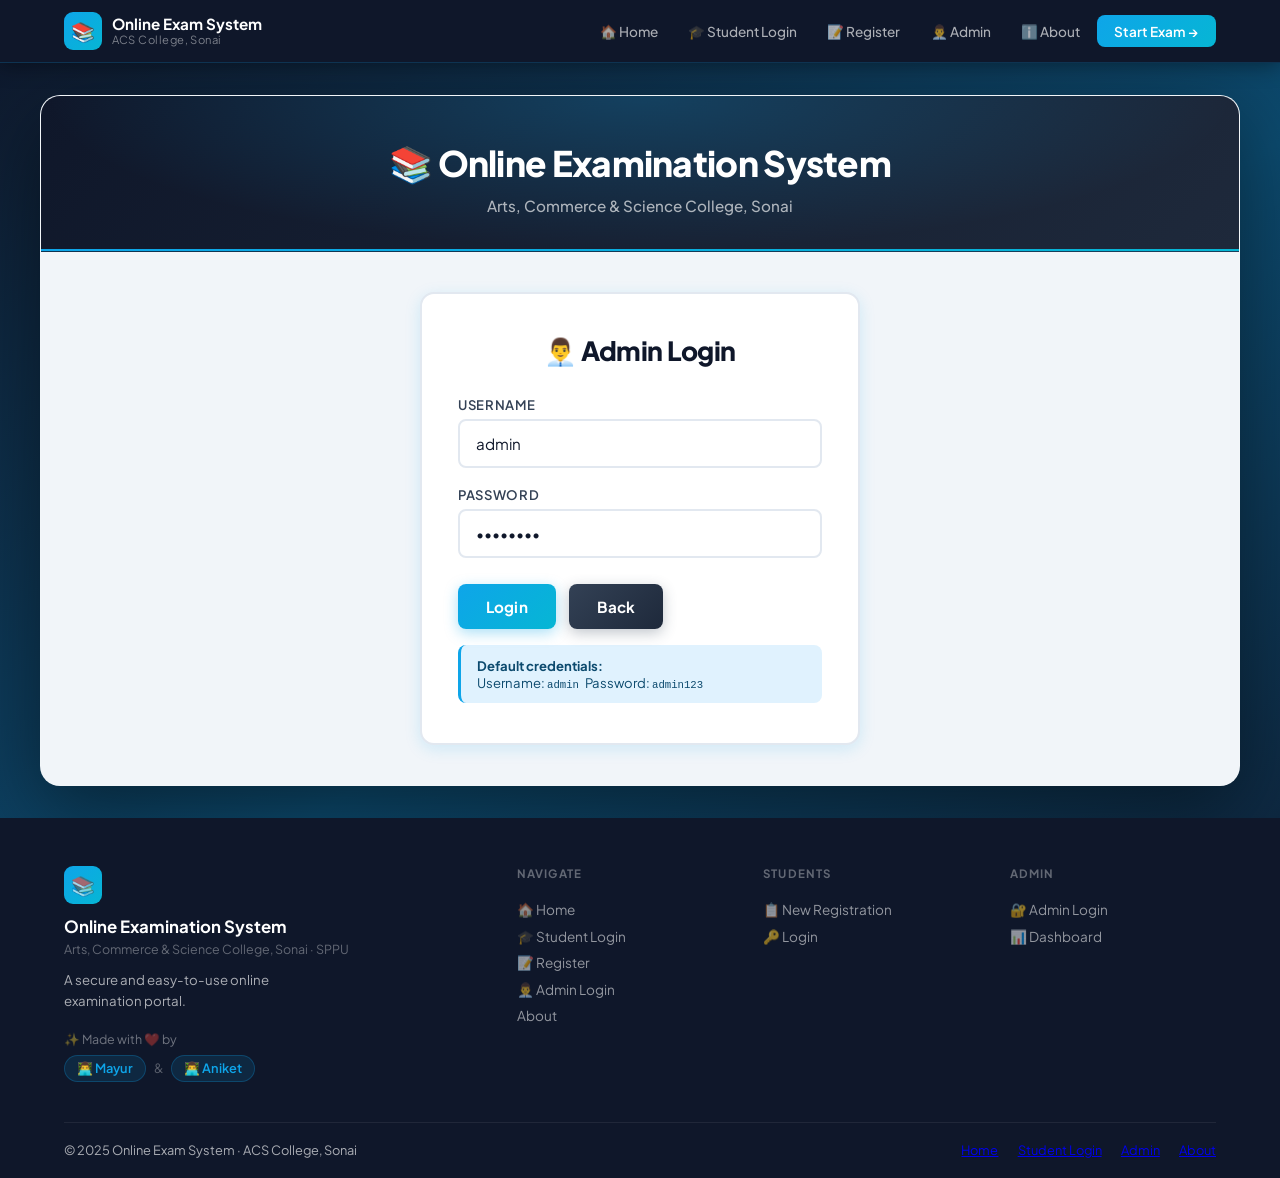
<file: pages/admin-login.html>
<!DOCTYPE html>
<html lang="en">

<head>
    <meta charset="UTF-8">
    <meta name="viewport" content="width=device-width, initial-scale=1.0">
    <title>Admin Login | Online Examination System</title>
    <link rel="preconnect" href="https://fonts.googleapis.com">
    <link rel="preconnect" href="https://fonts.gstatic.com" crossorigin>
    <link
        href="https://fonts.googleapis.com/css2?family=Plus+Jakarta+Sans:wght@400;500;600;700;800&family=JetBrains+Mono:wght@500;600&display=swap"
        rel="stylesheet">
    <link rel="stylesheet" href="./../css/styles.css">
    <style>
        .login-card {
            max-width: 440px;
            margin: 0 auto;
            background: var(--white);
            border-radius: var(--radius);
            padding: 40px 36px;
            box-shadow: var(--shadow-md);
            border: 2px solid var(--border);
        }

        .login-card h2 {
            margin-bottom: 28px;
            text-align: center;
        }

        .hint {
            margin-top: 16px;
            padding: 12px 16px;
            background: var(--primary-light);
            border-radius: var(--radius-sm);
            font-size: 0.82em;
            color: #0c4a6e;
            border-left: 3px solid var(--primary);
        }
    </style>
</head>

<body>

    <!-- GLOBAL NAVBAR -->
    <nav class="global-nav">
        <div class="global-nav-inner">
            <div class="gnav-brand" onclick="window.location='index.html'">
                <div class="gnav-logo">📚</div>
                <div class="gnav-title">Online Exam System<span>ACS College, Sonai</span></div>
            </div>
            <ul class="gnav-links">
                <li><a href="./../index.html">🏠 Home</a></li>
                <li><a href="./student-login.html">🎓 Student Login</a></li>
                <li><a href="./student-register.html">📝 Register</a></li>
                <li><a href="./admin-login.html">👨‍💼 Admin</a></li>
                <li><a href="./about.html"> ℹ️ About</a></li>
                <li><a class="gnav-cta" href="./student-login.html">Start Exam →</a></li>
            </ul>
            <button class="gnav-hamburger" id="gnavHamburger" aria-label="Toggle menu">
                <span></span><span></span><span></span>
            </button>
        </div>
        <div class="gnav-mobile" id="gnavMobile">
            <ul>
                <li><a href="./../index.html" onclick="closeNav()">🏠 Home</a></li>
                <li><a href="./student-login.html" onclick="closeNav()">🎓 Student Login</a></li>
                <li><a href="./student-register.html" onclick="closeNav()">📝 Register</a></li>
                <li><a href="./admin-login.html" onclick="closeNav()">👨‍💼 Admin Login</a></li>
                <li><a href="./about.html" onclick="closeNav()">ℹ️ About</a></li>
            </ul>
            <a class="gnav-mobile-cta" href="./student-login.html">🚀 Start Exam</a>
        </div>
    </nav>
    <div class="container">
        <div class="header">
            <h1>📚 Online Examination System</h1>
            <p>Arts, Commerce & Science College, Sonai</p>
        </div>
        <div id="notificationArea"></div>
        <div class="content">
            <div class="login-card">
                <h2>👨‍💼 Admin Login</h2>
                <div class="form-group">
                    <label>Username</label>
                    <input type="text" id="adminUsername" placeholder="Enter admin username" value="admin">
                </div>
                <div class="form-group">
                    <label>Password</label>
                    <input type="password" id="adminPassword" placeholder="Enter password" value="admin123">
                </div>
                <button class="btn" onclick="doAdminLogin()">Login</button>
                <button class="btn btn-secondary" onclick="window.location='index.html'">Back</button>
                <div class="hint">
                    <strong>Default credentials:</strong><br>
                    Username: <code>admin</code> &nbsp; Password: <code>admin123</code>
                </div>
            </div>
        </div>
    </div>

    <footer class="site-footer">
        <div class="footer-inner">
            <div class="footer-grid">
                <div class="footer-brand-col">
                    <div class="gnav-logo">📚</div>
                    <div class="footer-brand-name">Online Examination System</div>
                    <div class="footer-brand-sub">Arts, Commerce & Science College, Sonai · SPPU</div>
                    <p>A secure and easy-to-use online examination portal.</p>
                    <div class="footer-makers">
                        <div class="footer-makers-label">✨ Made with ❤️ by</div>
                        <div class="footer-makers-names">
                            <span class="maker-pill">👨‍💻 Mayur</span>
                            <span class="maker-amp">&amp;</span>
                            <span class="maker-pill">👨‍💻 Aniket</span>
                        </div>
                    </div>
                </div>
                <div>
                    <div class="footer-col-title">Navigate</div>
                    <ul class="footer-col-links">
                        <li><a href="./../index.html">🏠 Home</a></li>
                        <li><a href="./student-login.html">🎓 Student Login</a></li>
                        <li><a href="./student-register.html">📝 Register</a></li>
                        <li><a href="./admin-dashboard.html">👨‍💼 Admin Login</a></li>
                        <li><a href="./about.html">About</a></li>
                    </ul>
                </div>
                <div>
                    <div class="footer-col-title">Students</div>
                    <ul class="footer-col-links">
                        <li><a href="./student-register.html">📋 New Registration</a></li>
                        <li><a href="./student-login.html">🔑 Login</a></li>
                    </ul>
                </div>
                <div>
                    <div class="footer-col-title">Admin</div>
                    <ul class="footer-col-links">
                        <li><a href="./admin-login.html">🔐 Admin Login</a></li>
                        <li><a href="./admin-dashboard.html">📊 Dashboard</a></li>
                    </ul>
                </div>
            </div>
            <div class="footer-bottom">
                <p>© 2025 Online Exam System · ACS College, Sonai</p>
                <div class="footer-bottom-links">
                    <a href="./../index.html">Home</a>
                    <a href="./student-login.html">Student Login</a>
                    <a href="./admin-login.html">Admin</a>
                    <a href="./pages/about.html">About</a>
                </div>
            </div>
        </div>
    </footer>

    <script src="./../js/shared.js"></script>
    <script>
        function doAdminLogin() {
            const username = document.getElementById('adminUsername').value.trim();
            const password = document.getElementById('adminPassword').value.trim();

            if (!username || !password) {
                showNotification('Please enter both username and password!', 'error'); return;
            }
            if (username === ADMIN_CREDENTIALS.username && password === ADMIN_CREDENTIALS.password) {
                sessionStorage.setItem('adminLoggedIn', 'true');
                showNotification('Login successful! Welcome Admin.', 'success');
                setTimeout(() => { window.location = 'admin-dashboard.html'; }, 1000);
            } else {
                showNotification('Invalid credentials! Use username: admin, password: admin123', 'error');
            }
        }

        document.addEventListener('keypress', (e) => {
            if (e.key === 'Enter') doAdminLogin();
        });
    </script>
</body>

</html>
</file>
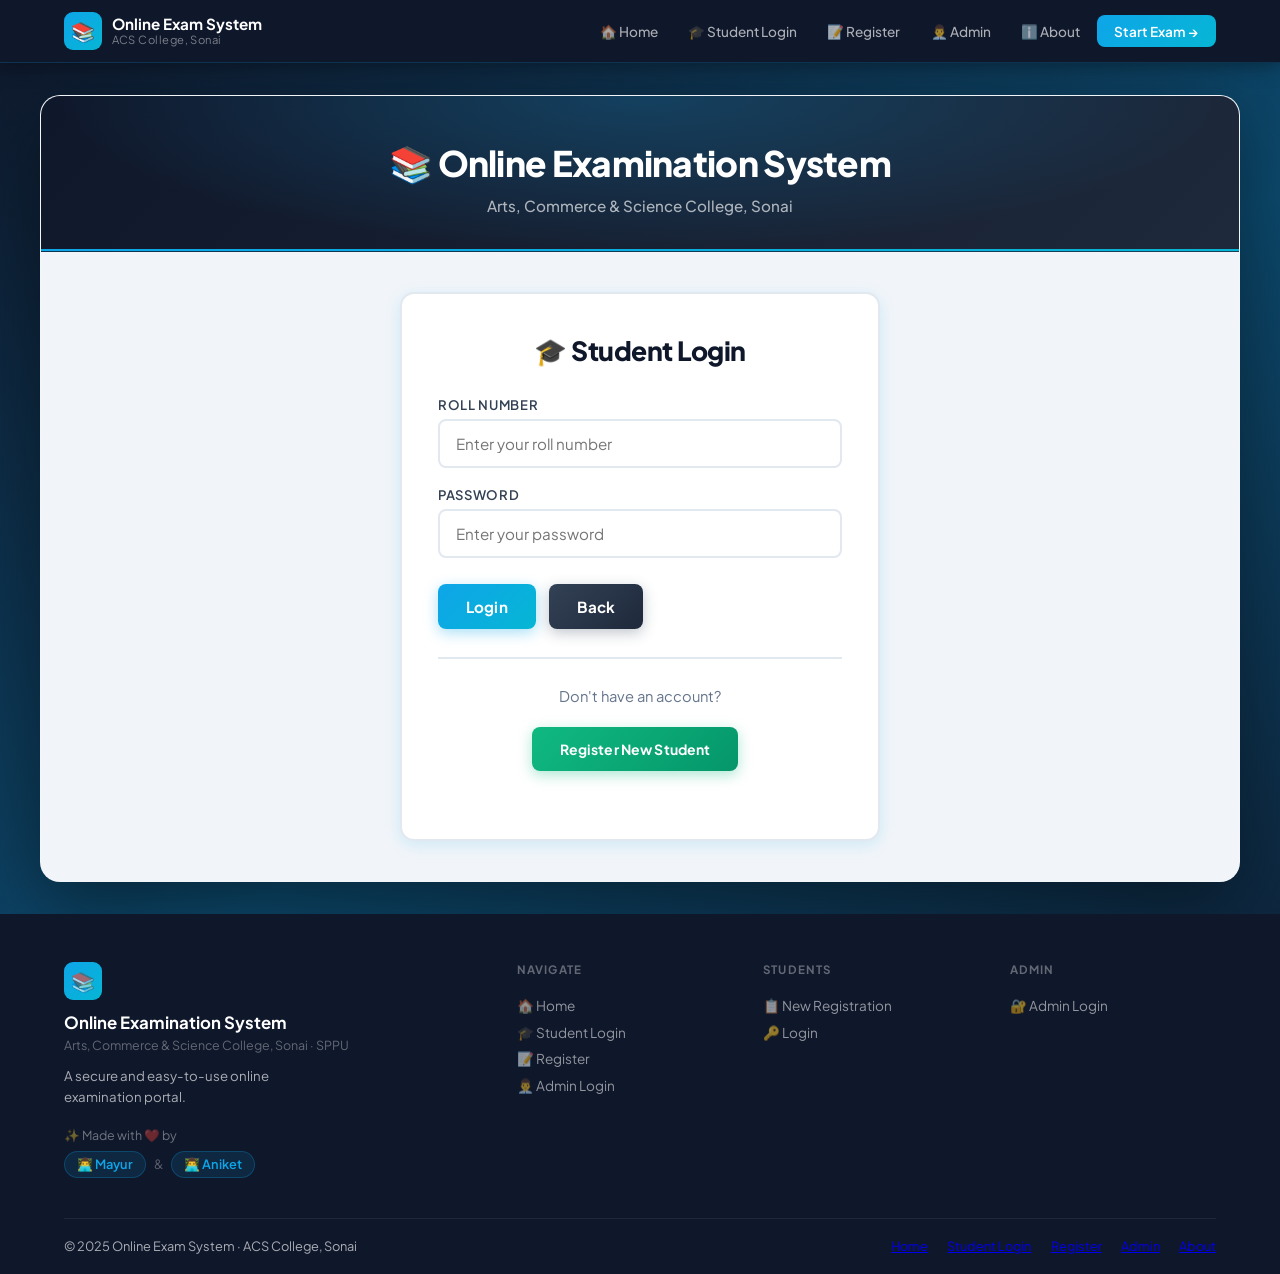
<file: pages/student-dashboard.html>
<!DOCTYPE html>
<html lang="en">
<head>
    <meta charset="UTF-8">
    <meta name="viewport" content="width=device-width, initial-scale=1.0">
    <title>Student Dashboard | Online Examination System</title>
    <link rel="preconnect" href="https://fonts.googleapis.com">
    <link rel="preconnect" href="https://fonts.gstatic.com" crossorigin>
    <link href="https://fonts.googleapis.com/css2?family=Plus+Jakarta+Sans:wght@400;500;600;700;800&family=JetBrains+Mono:wght@500;600&display=swap" rel="stylesheet">
    <link rel="stylesheet" href="./../css/styles.css">
    <style>
        .page { display: none; }
        .page.active { display: block; animation: fadeIn 0.35s ease-out; }
        @keyframes fadeIn { from { opacity:0; transform:translateY(14px);} to {opacity:1; transform:translateY(0);} }
    </style>
</head>
<body>
    <nav class="global-nav">
        <div class="global-nav-inner">
            <div class="gnav-brand" onclick="window.location='index.html'">
                <div class="gnav-logo">📚</div>
                <div class="gnav-title">Online Exam System<span>ACS College, Sonai</span></div>
            </div>
            <ul class="gnav-links">
                <li><a href="index.html">🏠 Home</a></li>
                <li><button id="studentGreeting" style="color:rgba(255,255,255,0.65);font-size:0.85rem;font-weight:500;background:none;border:none;cursor:default;font-family:inherit;padding:0.45rem 0.85rem;"></button></li>
                <li><button onclick="showPage('dashboardPage')">📋 My Exams</button></li>
                <li><button class="gnav-cta" onclick="studentLogout()">Logout →</button></li>
            </ul>
            <button class="gnav-hamburger" id="gnavHamburger" aria-label="Toggle menu">
                <span></span><span></span><span></span>
            </button>
        </div>
        <div class="gnav-mobile" id="gnavMobile">
            <ul>
                <li><a href="./../index.html" onclick="closeNav()">🏠 Home</a></li>
                <li><button onclick="showPage('dashboardPage'); closeNav()">📋 My Exams</button></li>
            </ul>
            <button class="gnav-mobile-cta" onclick="studentLogout()">Logout</button>
        </div>
    </nav>

    <div class="container">
        <div class="header">
            <h1>📚 Student Portal</h1>
            <p id="headerStudentName">Arts, Commerce & Science College, Sonai</p>
        </div>
        <div id="notificationArea"></div>

        <!-- ===== DASHBOARD PAGE ===== -->
        <div id="dashboardPage" class="page active">
            <div class="navbar">
                <div class="navbar-brand">Student Dashboard</div>
                <div class="navbar-menu">
                    <div class="navbar-item" id="navStudentName"></div>
                    <div class="navbar-item" onclick="studentLogout()">Logout</div>
                </div>
            </div>
            <div class="content">
                <h2 style="margin-bottom:30px;">Available Examinations</h2>
                <div id="availableExamsContainer" class="card-grid"></div>
                <h2 style="margin-top:50px;margin-bottom:30px;">My Results</h2>
                <div class="table-container">
                    <table>
                        <thead>
                            <tr>
                                <th>Exam Name</th><th>Subject</th><th>Marks Obtained</th>
                                <th>Total Marks</th><th>Percentage</th><th>Status</th>
                            </tr>
                        </thead>
                        <tbody id="studentResultsTableBody"></tbody>
                    </table>
                </div>
            </div>
        </div>

        <!-- ===== EXAM PAGE ===== -->
        <div id="examPage" class="page">
            <div class="timer" id="examTimer">Time: 00:00</div>
            <div class="navbar">
                <div class="navbar-brand" id="examTitle"></div>
                <div class="navbar-menu">
                    <div class="navbar-item" id="questionProgress">Question 0/0</div>
                </div>
            </div>
            <div class="content">
                <div id="examQuestionsContainer"></div>
                <button class="btn btn-success" onclick="submitExam()">Submit Exam</button>
            </div>
        </div>

        <!-- ===== RESULT PAGE ===== -->
        <div id="resultPage" class="page">
            <div class="content">
                <div class="result-card">
                    <h2>🎉 Exam Completed!</h2>
                    <p id="resultExamName"></p>
                    <p id="resultMarks"></p>
                    <p id="resultPercentage"></p>
                    <p id="resultStatus"></p>
                </div>
                <button class="btn" onclick="showPage('dashboardPage')">Back to Dashboard</button>
            </div>
        </div>
    </div>

    <!-- FOOTER -->
    <footer class="site-footer">
        <div class="footer-inner">
            <div class="footer-grid">
                <div class="footer-brand-col">
                    <div class="gnav-logo">📚</div>
                    <div class="footer-brand-name">Online Examination System</div>
                    <div class="footer-brand-sub">Arts, Commerce & Science College, Sonai · SPPU</div>
                    <p>A secure and easy-to-use online examination portal.</p>
                    <div class="footer-makers">
                        <div class="footer-makers-label">✨ Made with ❤️ by</div>
                        <div class="footer-makers-names">
                            <span class="maker-pill">👨‍💻 Mayur</span>
                            <span class="maker-amp">&amp;</span>
                            <span class="maker-pill">👨‍💻 Aniket</span>
                        </div>
                    </div>
                </div>
                <div>
                    <div class="footer-col-title">Navigate</div>
                    <ul class="footer-col-links">
                        <li><a href="./../index.html">🏠 Home</a></li>
                        <li><button onclick="showPage('dashboardPage')">📋 My Dashboard</button></li>
                        <li><button onclick="studentLogout()">🚪 Logout</button></li>
                    </ul>
                </div>
                <div>
                    <div class="footer-col-title">Help</div>
                    <ul class="footer-col-links">
                        <li><a href="./student-login.html">🔑 Login Again</a></li>
                        <li><a href="./student-register.html">📝 Register</a></li>
                    </ul>
                </div>
                <div>
                    <div class="footer-col-title">Admin</div>
                    <ul class="footer-col-links">
                        <li><a href="./admin-login.html">🔐 Admin Login</a></li>
                    </ul>
                </div>
            </div>
            <div class="footer-bottom">
                <p>© 2025 Online Exam System · ACS College, Sonai</p>
                <div class="footer-bottom-links">
                    <a href="./../index.html">Home</a>
                    <a href="./student-login.html">Student Login</a>
                    <a href="./admin-login.html">Admin</a>
                    <a href="./pages/about.html">About</a>
                </div>
            </div>
        </div>
    </footer>

    <script src="./../js/shared.js"></script>
    <script>
        let examTimerInterval = null;

        // ===== AUTH GUARD =====
        document.addEventListener('DOMContentLoaded', () => {
            if (!appState.currentStudent) {
                window.location = 'student-login.html';
                return;
            }
            // Set greetings
            const name = appState.currentStudent.name;
            const greet = document.getElementById('studentGreeting');
            if (greet) greet.textContent = `👋 ${name}`;
            const navName = document.getElementById('navStudentName');
            if (navName) navName.textContent = name;
            const headerName = document.getElementById('headerStudentName');
            if (headerName) headerName.textContent = `Welcome, ${name}`;

            loadStudentData();
        });

        // ===== PAGE ROUTING =====
        function showPage(pageId) {
            document.querySelectorAll('.page').forEach(p => p.classList.remove('active'));
            document.getElementById(pageId).classList.add('active');
            if (pageId === 'dashboardPage') loadStudentData();
        }

        function studentLogout() {
            appState.currentStudent = null;
            appState.currentExam    = null;
            clearInterval(examTimerInterval);
            saveSession();
            window.location = 'index.html';
        }

        // ===== STUDENT DASHBOARD DATA =====
        function loadStudentData() {
            if (!appState.currentStudent) return;
            const rollNo = appState.currentStudent.rollNo;

            // Available exams
            const container = document.getElementById('availableExamsContainer');
            container.innerHTML = '';
            let hasExams = false;

            appState.exams.forEach(exam => {
                const examQuestions   = appState.questions.filter(q => q.examId === exam.id);
                const alreadyAttempted = appState.results.find(r => r.studentRollNo === rollNo && r.examId === exam.id);
                if (examQuestions.length === 0) return;

                hasExams = true;
                const card = document.createElement('div');
                card.className = 'exam-card';
                card.innerHTML = `
                    <h3>${exam.name}</h3>
                    <p><strong>Subject:</strong> ${exam.subject}</p>
                    <p><strong>Duration:</strong> ${exam.duration} minutes</p>
                    <p><strong>Total Marks:</strong> ${exam.totalMarks}</p>
                    <p><strong>Questions:</strong> ${examQuestions.length}</p>
                    ${alreadyAttempted
                        ? '<p class="completed">✅ Completed</p>'
                        : `<button class="btn" onclick="startExam('${exam.id}')">Start Exam</button>`
                    }
                `;
                container.appendChild(card);
            });

            if (!hasExams) {
                container.innerHTML = '<div class="empty-state"><div class="icon">📋</div><p>No exams available at the moment.</p></div>';
            }

            // My results
            const tbody = document.getElementById('studentResultsTableBody');
            tbody.innerHTML = '';
            const studentResults = appState.results.filter(r => r.studentRollNo === rollNo);

            if (studentResults.length === 0) {
                tbody.innerHTML = '<tr><td colspan="6" style="text-align:center;padding:40px;">No results yet. Complete exams to see results here.</td></tr>';
                return;
            }
            studentResults.forEach(result => {
                const exam       = appState.exams.find(e => e.id === result.examId);
                const percentage = ((result.marksObtained / result.totalMarks) * 100).toFixed(2);
                const status     = percentage >= 40 ? 'Pass' : 'Fail';
                const color      = percentage >= 40 ? '#10b981' : '#f43f5e';
                const row = tbody.insertRow();
                row.innerHTML = `
                    <td>${exam ? exam.name : 'Unknown'}</td>
                    <td>${exam ? exam.subject : 'Unknown'}</td>
                    <td>${result.marksObtained}</td>
                    <td>${result.totalMarks}</td>
                    <td>${percentage}%</td>
                    <td style="color:${color};font-weight:bold;">${status}</td>`;
            });
        }

        // ===== START EXAM =====
        function startExam(examId) {
            appState.currentExam = appState.exams.find(e => e.id === examId);
            saveSession();
            const examQuestions = appState.questions.filter(q => q.examId === examId);

            if (examQuestions.length === 0) {
                showNotification('No questions available for this exam!', 'error'); return;
            }

            appState.examTimeRemaining = appState.currentExam.duration * 60;
            document.getElementById('examTitle').textContent       = appState.currentExam.name;
            document.getElementById('questionProgress').textContent = `Question 0/${examQuestions.length}`;

            const container = document.getElementById('examQuestionsContainer');
            container.innerHTML = '';

            examQuestions.forEach((q, index) => {
                const questionCard = document.createElement('div');
                questionCard.className = 'question-card';
                questionCard.innerHTML = `
                    <div class="question-number">Question ${index + 1} of ${examQuestions.length}</div>
                    <div class="question-text">${q.question}</div>
                    <div class="option-group">
                        <input type="radio" name="question_${q.id}" value="A" id="q${q.id}_a" onchange="updateExamProgress()">
                        <label for="q${q.id}_a">A) ${q.optionA}</label>
                    </div>
                    <div class="option-group">
                        <input type="radio" name="question_${q.id}" value="B" id="q${q.id}_b" onchange="updateExamProgress()">
                        <label for="q${q.id}_b">B) ${q.optionB}</label>
                    </div>
                    <div class="option-group">
                        <input type="radio" name="question_${q.id}" value="C" id="q${q.id}_c" onchange="updateExamProgress()">
                        <label for="q${q.id}_c">C) ${q.optionC}</label>
                    </div>
                    <div class="option-group">
                        <input type="radio" name="question_${q.id}" value="D" id="q${q.id}_d" onchange="updateExamProgress()">
                        <label for="q${q.id}_d">D) ${q.optionD}</label>
                    </div>
                `;
                container.appendChild(questionCard);
            });

            showPage('examPage');
            startExamTimer();
        }

        function updateExamProgress() {
            const examQuestions = appState.questions.filter(q => q.examId === appState.currentExam.id);
            let answered = 0;
            examQuestions.forEach(q => {
                if (document.querySelector(`input[name="question_${q.id}"]:checked`)) answered++;
            });
            document.getElementById('questionProgress').textContent = `Question ${answered}/${examQuestions.length}`;
        }

        function startExamTimer() {
            clearInterval(examTimerInterval);
            examTimerInterval = setInterval(() => {
                appState.examTimeRemaining--;
                const mins = Math.floor(appState.examTimeRemaining / 60);
                const secs = appState.examTimeRemaining % 60;
                document.getElementById('examTimer').textContent =
                    `Time: ${String(mins).padStart(2,'0')}:${String(secs).padStart(2,'0')}`;

                if (appState.examTimeRemaining <= 0) {
                    clearInterval(examTimerInterval);
                    showNotification('Time is up! Submitting your exam automatically.', 'info');
                    setTimeout(() => submitExam(true), 1000);
                }
            }, 1000);
        }

        function submitExam(autoSubmit = false) {
            if (!autoSubmit && !confirm('Are you sure you want to submit the exam? This action cannot be undone.')) return;

            clearInterval(examTimerInterval);

            const examQuestions = appState.questions.filter(q => q.examId === appState.currentExam.id);
            let marksObtained = 0, totalMarks = 0;

            examQuestions.forEach(q => {
                totalMarks += q.marks;
                const answer = document.querySelector(`input[name="question_${q.id}"]:checked`);
                if (answer && answer.value === q.correctAnswer) marksObtained += q.marks;
            });

            const result = {
                studentRollNo: appState.currentStudent.rollNo,
                examId:        appState.currentExam.id,
                marksObtained, totalMarks,
                date: new Date().toISOString()
            };
            appState.results.push(result);
            saveDataToStorage();

            const percentage = ((marksObtained / totalMarks) * 100).toFixed(2);
            const status     = percentage >= 40 ? 'Pass ✅' : 'Fail ❌';

            document.getElementById('resultExamName').textContent  = `Exam: ${appState.currentExam.name}`;
            document.getElementById('resultMarks').textContent     = `Marks Obtained: ${marksObtained}/${totalMarks}`;
            document.getElementById('resultPercentage').textContent = `Percentage: ${percentage}%`;
            document.getElementById('resultStatus').textContent    = `Status: ${status}`;

            showPage('resultPage');
        }
    </script>
</body>
</html>
</file>
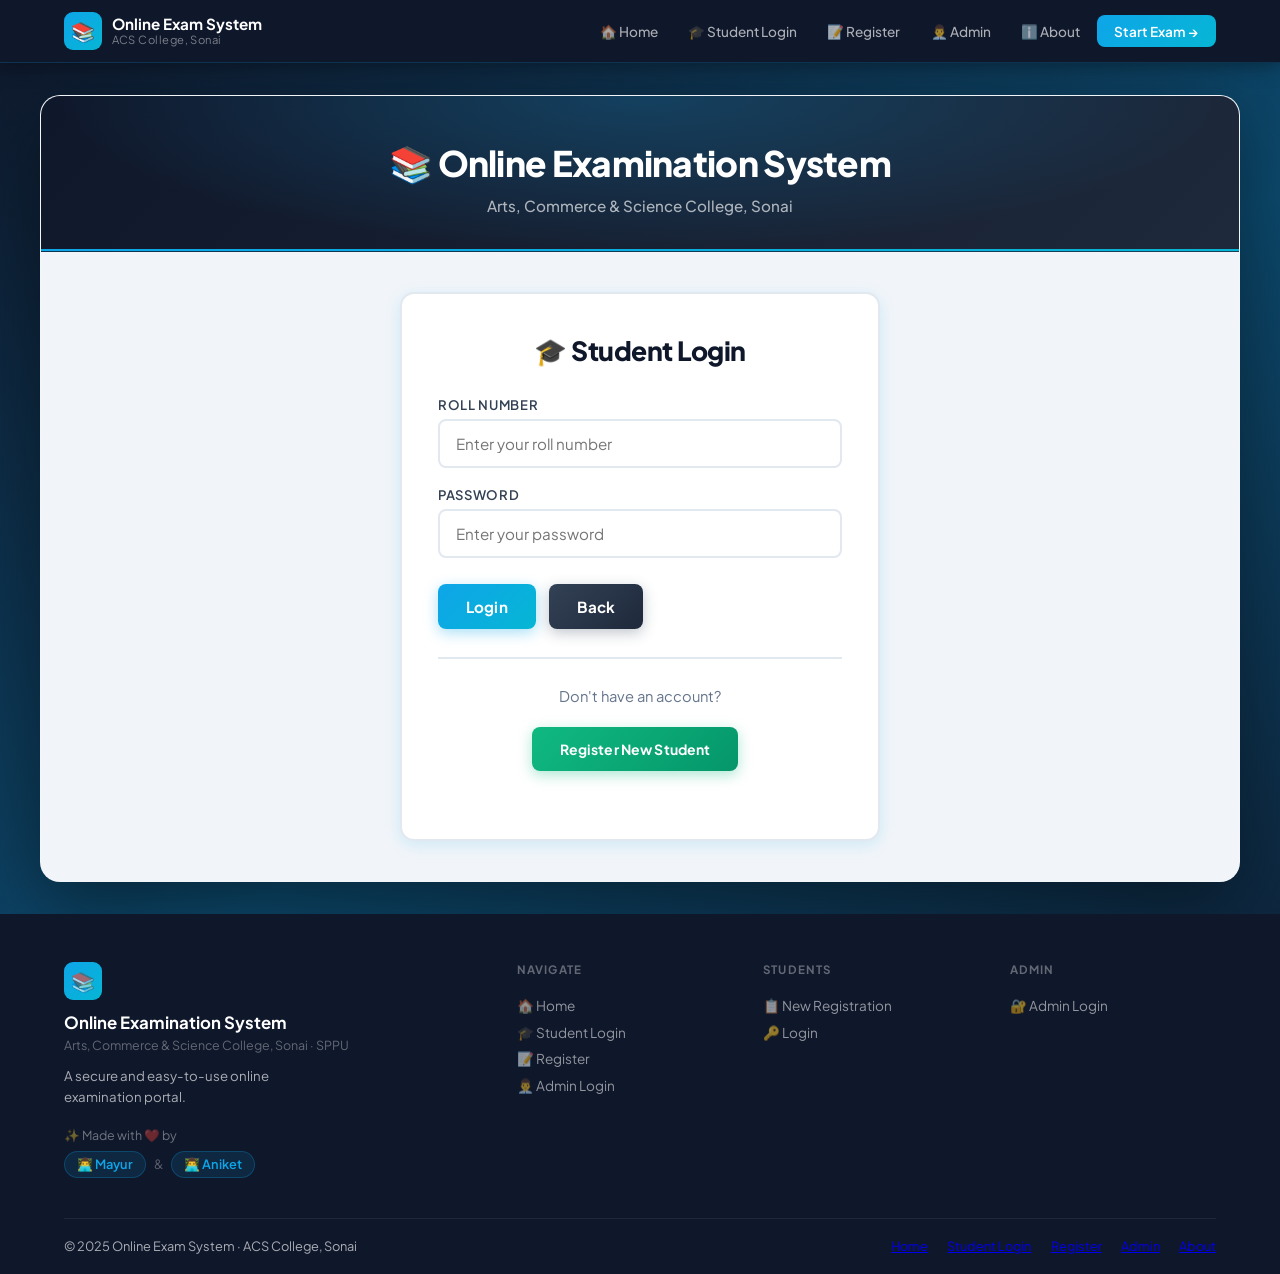
<file: pages/student-login.html>
<!DOCTYPE html>
<html lang="en">
<head>
    <meta charset="UTF-8">
    <meta name="viewport" content="width=device-width, initial-scale=1.0">
    <title>Student Login | Online Examination System</title>
    <link rel="preconnect" href="https://fonts.googleapis.com">
    <link rel="preconnect" href="https://fonts.gstatic.com" crossorigin>
    <link href="https://fonts.googleapis.com/css2?family=Plus+Jakarta+Sans:wght@400;500;600;700;800&family=JetBrains+Mono:wght@500;600&display=swap" rel="stylesheet">
    <link rel="stylesheet" href="./../css/styles.css">
    <style>
        .login-card {
            max-width: 480px;
            margin: 0 auto;
            background: var(--white);
            border-radius: var(--radius);
            padding: 40px 36px;
            box-shadow: var(--shadow-md);
            border: 2px solid var(--border);
        }
        .login-card h2 { margin-bottom: 28px; text-align: center; }
        .divider {
            text-align: center;
            margin: 28px 0;
            padding-top: 28px;
            border-top: 2px solid var(--border);
            color: var(--muted);
            font-size: 0.92em;
        }
        .divider p { margin-bottom: 14px; }
    </style>
</head>
<body>

    <!-- GLOBAL NAVBAR -->
    <nav class="global-nav">
        <div class="global-nav-inner">
            <div class="gnav-brand" onclick="window.location='index.html'">
                <div class="gnav-logo">📚</div>
                <div class="gnav-title">Online Exam System<span>ACS College, Sonai</span></div>
            </div>
            <ul class="gnav-links">
                <li><a href="./../index.html">🏠 Home</a></li>
                <li><a href="./student-login.html">🎓 Student Login</a></li>
                <li><a href="./student-register.html">📝 Register</a></li>
                <li><a href="./admin-login.html">👨‍💼 Admin</a></li>
                 <li><a href="./about.html"> ℹ️ About</a></li>
                <li><a class="gnav-cta" href="./student-login.html">Start Exam →</a></li>
            </ul>
            <button class="gnav-hamburger" id="gnavHamburger" aria-label="Toggle menu">
                <span></span><span></span><span></span>
            </button>
        </div>
        <div class="gnav-mobile" id="gnavMobile">
            <ul>
                <li><a href="./../index.html" onclick="closeNav()">🏠 Home</a></li>
                <li><a href="./student-login.html" onclick="closeNav()">🎓 Student Login</a></li>
                <li><a href="./student-register.html" onclick="closeNav()">📝 Register</a></li>
                <li><a href="./admin-login.html" onclick="closeNav()">👨‍💼 Admin Login</a></li>
                 <li><a href="./about.html" onclick="closeNav()">About</a></li>
            </ul>
            <a class="gnav-mobile-cta" href="./student-login.html">🚀 Start Exam</a>
        </div>
    </nav>
    <div class="container">
        <div class="header">
            <h1>📚 Online Examination System</h1>
            <p>Arts, Commerce & Science College, Sonai</p>
        </div>

        <div id="notificationArea"></div>

        <div class="content">
            <div class="login-card">
                <h2>🎓 Student Login</h2>
                <div class="form-group">
                    <label>Roll Number</label>
                    <input type="text" id="studentRollNo" placeholder="Enter your roll number">
                </div>
                <div class="form-group">
                    <label>Password</label>
                    <input type="password" id="studentPassword" placeholder="Enter your password">
                </div>
                <button class="btn" onclick="doStudentLogin()">Login</button>
                <button class="btn btn-secondary" onclick="window.location='index.html'">Back</button>
                <div class="divider">
                    <p>Don't have an account?</p>
                    <button class="btn btn-success" onclick="window.location='student-register.html'">Register New Student</button>
                </div>
            </div>
        </div>
    </div>

    <!-- FOOTER -->
    <footer class="site-footer">
        <div class="footer-inner">
            <div class="footer-grid">
                <div class="footer-brand-col">
                    <div class="gnav-logo">📚</div>
                    <div class="footer-brand-name">Online Examination System</div>
                    <div class="footer-brand-sub">Arts, Commerce & Science College, Sonai · SPPU</div>
                    <p>A secure and easy-to-use online examination portal.</p>
                    <div class="footer-makers">
                        <div class="footer-makers-label">✨ Made with ❤️ by</div>
                        <div class="footer-makers-names">
                            <span class="maker-pill">👨‍💻 Mayur</span>
                            <span class="maker-amp">&amp;</span>
                            <span class="maker-pill">👨‍💻 Aniket</span>
                        </div>
                    </div>
                </div>
                <div>
                    <div class="footer-col-title">Navigate</div>
                    <ul class="footer-col-links">
                        <li><a href="./../index.html">🏠 Home</a></li>
                        <li><a href="./student-login.html">🎓 Student Login</a></li>
                        <li><a href="./student-register.html">📝 Register</a></li>
                        <li><a href="./admin-login.html">👨‍💼 Admin Login</a></li>
                    </ul>
                </div>
                <div>
                    <div class="footer-col-title">Students</div>
                    <ul class="footer-col-links">
                        <li><a href="./student-login.html">📋 New Registration</a></li>
                        <li><a href="./student-login.html">🔑 Login</a></li>
                    </ul>
                </div>
                <div>
                    <div class="footer-col-title">Admin</div>
                    <ul class="footer-col-links">
                        <li><a href="./admin-login.html">🔐 Admin Login</a></li>
                    </ul>
                </div>
            </div>
            <div class="footer-bottom">
                <p>© 2025 Online Exam System · ACS College, Sonai</p>
                <div class="footer-bottom-links">
                    <a href="./../index.html">Home</a>
                    <a href="./student-login.html">Student Login</a>
                    <a href="./student-register.html">Register</a>
                    <a href="./admin-login.html">Admin</a>
                    <a href="./pages/about.html">About</a>
                </div>
            </div>
        </div>
    </footer>

    <script src="./../js/shared.js"></script>
    <script>
        function doStudentLogin() {
            const rollNo   = document.getElementById('studentRollNo').value.trim();
            const password = document.getElementById('studentPassword').value.trim();

            if (!rollNo || !password) {
                showNotification('Please enter both roll number and password!', 'error');
                return;
            }

            const student = appState.students.find(s => s.rollNo === rollNo && s.password === password);

            if (student) {
                appState.currentStudent = student;
                saveSession();
                showNotification(`Welcome, ${student.name}!`, 'success');
                setTimeout(() => { window.location = 'student-dashboard.html'; }, 1000);
            } else {
                showNotification('Invalid credentials! Please check your roll number and password.', 'error');
            }
        }

        // Enter key support
        document.addEventListener('keypress', (e) => {
            if (e.key === 'Enter') doStudentLogin();
        });
    </script>
</body>
</html>
</file>
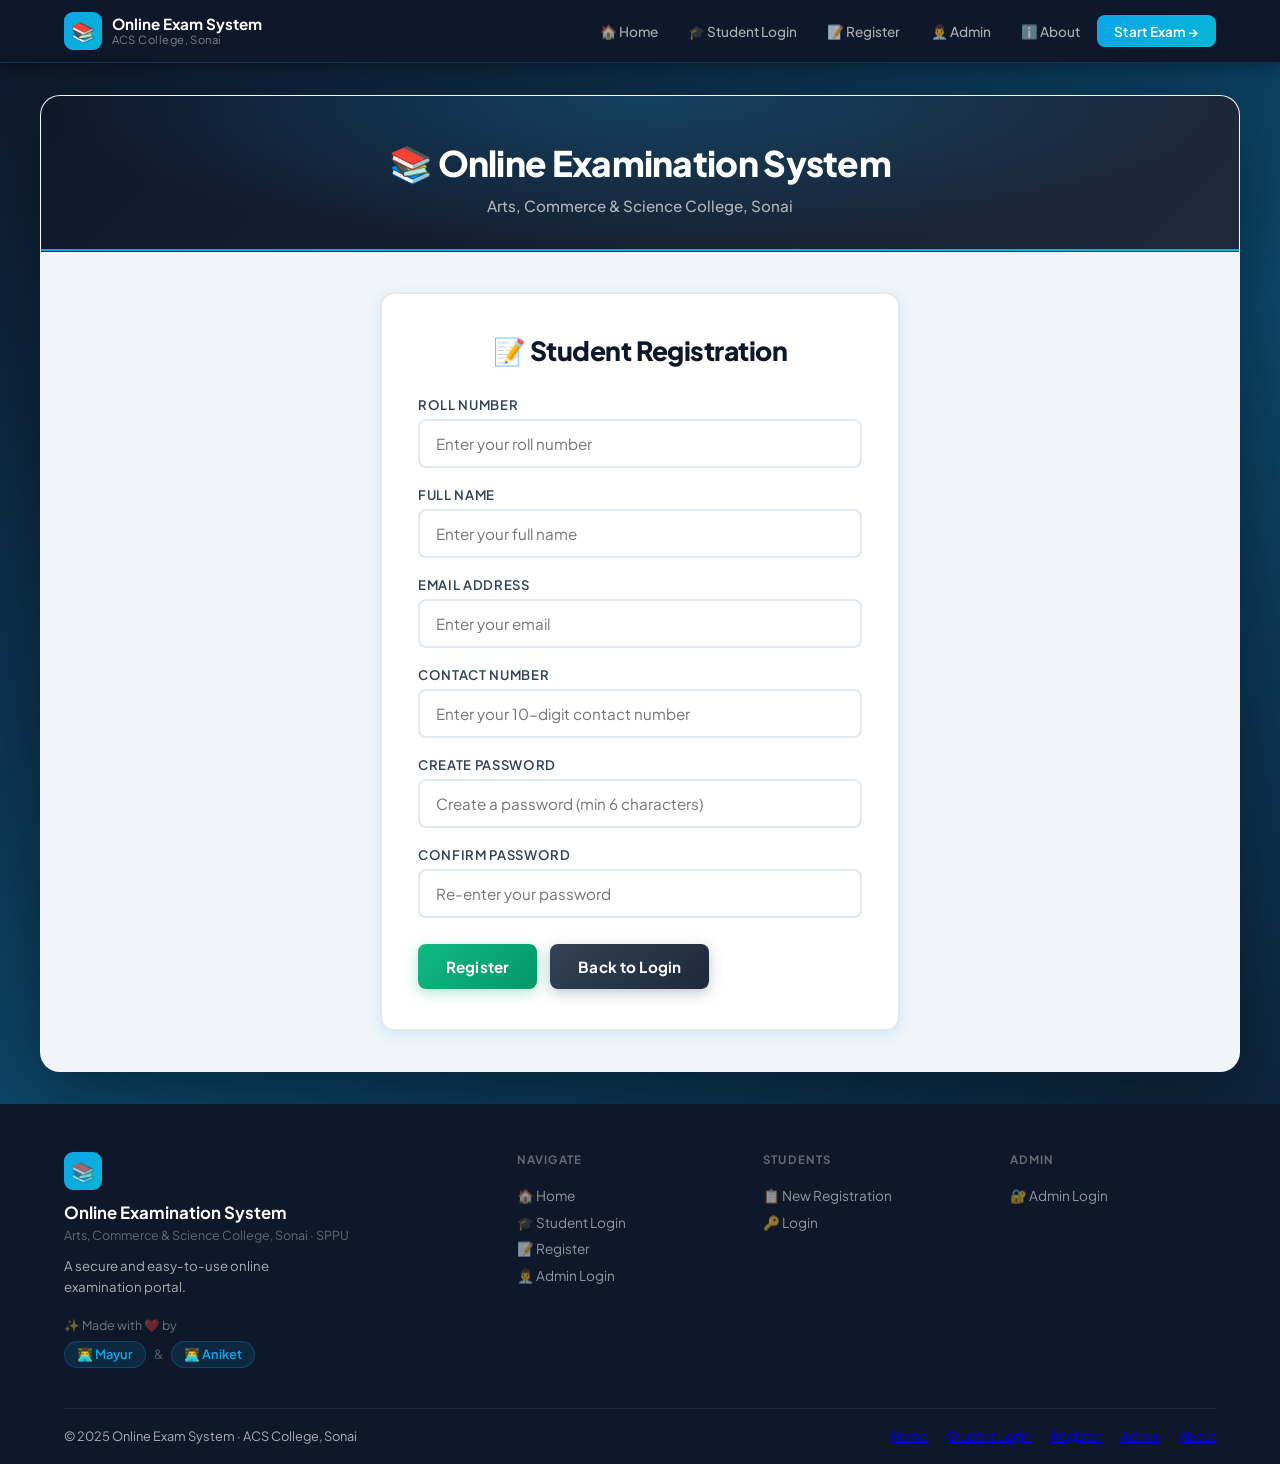
<file: pages/student-register.html>
<!DOCTYPE html>
<html lang="en">
<head>
    <meta charset="UTF-8">
    <meta name="viewport" content="width=device-width, initial-scale=1.0">
    <title>Student Registration | Online Examination System</title>
    <link rel="preconnect" href="https://fonts.googleapis.com">
    <link rel="preconnect" href="https://fonts.gstatic.com" crossorigin>
    <link href="https://fonts.googleapis.com/css2?family=Plus+Jakarta+Sans:wght@400;500;600;700;800&family=JetBrains+Mono:wght@500;600&display=swap" rel="stylesheet">
    <link rel="stylesheet" href="./../css/styles.css">
    <style>
        .reg-card {
            max-width: 520px;
            margin: 0 auto;
            background: var(--white);
            border-radius: var(--radius);
            padding: 40px 36px;
            box-shadow: var(--shadow-md);
            border: 2px solid var(--border);
        }
        .reg-card h2 { margin-bottom: 28px; text-align: center; }
    </style>
</head>
<body>

    <nav class="global-nav">
        <div class="global-nav-inner">
            <div class="gnav-brand" onclick="window.location='index.html'">
                <div class="gnav-logo">📚</div>
                <div class="gnav-title">Online Exam System<span>ACS College, Sonai</span></div>
            </div>
            <ul class="gnav-links">
                <li><a href="./../index.html">🏠 Home</a></li>
                <li><a href="./student-login.html">🎓 Student Login</a></li>
                <li><a href="./student-register.html">📝 Register</a></li>
                <li><a href="./admin-login.html">👨‍💼 Admin</a></li>
                 <li><a href="./about.html"> ℹ️ About</a></li>
                <li><a class="gnav-cta" href="./student-login.html">Start Exam →</a></li>
            </ul>
            <button class="gnav-hamburger" id="gnavHamburger" aria-label="Toggle menu">
                <span></span><span></span><span></span>
            </button>
        </div>
        <div class="gnav-mobile" id="gnavMobile">
            <ul>
                <li><a href="./../index.html" onclick="closeNav()">🏠 Home</a></li>
                <li><a href="./student-login.html" onclick="closeNav()">🎓 Student Login</a></li>
                <li><a href="./student-register.html" onclick="closeNav()">📝 Register</a></li>
                <li><a href="./admin-login.html" onclick="closeNav()">👨‍💼 Admin Login</a></li>
                 <li><a href="./about.html" onclick="closeNav()">About</a></li>
            </ul>
            <a class="gnav-mobile-cta" href="./student-login.html">🚀 Start Exam</a>
        </div>
    </nav>

    <div class="container">
        <div class="header">
            <h1>📚 Online Examination System</h1>
            <p>Arts, Commerce & Science College, Sonai</p>
        </div>

        <div id="notificationArea"></div>

        <div class="content">
            <div class="reg-card">
                <h2>📝 Student Registration</h2>
                <div class="form-group">
                    <label>Roll Number</label>
                    <input type="text" id="regStudentRollNo" placeholder="Enter your roll number">
                </div>
                <div class="form-group">
                    <label>Full Name</label>
                    <input type="text" id="regStudentName" placeholder="Enter your full name">
                </div>
                <div class="form-group">
                    <label>Email Address</label>
                    <input type="email" id="regStudentEmail" placeholder="Enter your email">
                </div>
                <div class="form-group">
                    <label>Contact Number</label>
                    <input type="text" id="regStudentContact" placeholder="Enter your 10-digit contact number">
                </div>
                <div class="form-group">
                    <label>Create Password</label>
                    <input type="password" id="regStudentPassword" placeholder="Create a password (min 6 characters)">
                </div>
                <div class="form-group">
                    <label>Confirm Password</label>
                    <input type="password" id="regStudentConfirmPassword" placeholder="Re-enter your password">
                </div>
                <button class="btn btn-success" onclick="doRegister()">Register</button>
                <button class="btn btn-secondary" onclick="window.location='student-login.html'">Back to Login</button>
            </div>
        </div>
    </div>

    <!-- FOOTER -->
    <footer class="site-footer">
        <div class="footer-inner">
            <div class="footer-grid">
                <div class="footer-brand-col">
                    <div class="gnav-logo">📚</div>
                    <div class="footer-brand-name">Online Examination System</div>
                    <div class="footer-brand-sub">Arts, Commerce & Science College, Sonai · SPPU</div>
                    <p>A secure and easy-to-use online examination portal.</p>
                    <div class="footer-makers">
                        <div class="footer-makers-label">✨ Made with ❤️ by</div>
                        <div class="footer-makers-names">
                            <span class="maker-pill">👨‍💻 Mayur</span>
                            <span class="maker-amp">&amp;</span>
                            <span class="maker-pill">👨‍💻 Aniket</span>
                        </div>
                    </div>
                </div>
                <div>
                    <div class="footer-col-title">Navigate</div>
                    <ul class="footer-col-links">
                        <li><a href="./../index.html">🏠 Home</a></li>
                        <li><a href="./student-login.html">🎓 Student Login</a></li>
                        <li><a href="./student-register.html">📝 Register</a></li>
                        <li><a href="./admin-login.html">👨‍💼 Admin Login</a></li>
                    </ul>
                </div>
                <div>
                    <div class="footer-col-title">Students</div>
                    <ul class="footer-col-links">
                        <li><a href="./student-register.html">📋 New Registration</a></li>
                        <li><a href="./student-login.html">🔑 Login</a></li>
                    </ul>
                </div>
                <div>
                    <div class="footer-col-title">Admin</div>
                    <ul class="footer-col-links">
                        <li><a href="./admin-login.html">🔐 Admin Login</a></li>
                    </ul>
                </div>
            </div>
            <div class="footer-bottom">
                <p>© 2025 Online Exam System · ACS College, Sonai</p>
                <div class="footer-bottom-links">
                    <a href="./../index.html">Home</a>
                    <a href="./student-login.html">Student Login</a>
                    <a href="./student-register.html">Register</a>
                    <a href="./admin-login.html">Admin</a>
                    <a href="./pages/about.html">About</a>
                </div>
            </div>
        </div>
    </footer>

    <script src="./../js/shared.js"></script>
    <script>
        function doRegister() {
            const rollNo          = document.getElementById('regStudentRollNo').value.trim();
            const name            = document.getElementById('regStudentName').value.trim();
            const email           = document.getElementById('regStudentEmail').value.trim();
            const contact         = document.getElementById('regStudentContact').value.trim();
            const password        = document.getElementById('regStudentPassword').value.trim();
            const confirmPassword = document.getElementById('regStudentConfirmPassword').value.trim();

            if (!rollNo || !name || !email || !contact || !password || !confirmPassword) {
                showNotification('Please fill all fields!', 'error'); return;
            }
            if (appState.students.find(s => s.rollNo === rollNo)) {
                showNotification('Roll number already registered! Please use a different roll number.', 'error'); return;
            }
            const emailRegex = /^[^\s@]+@[^\s@]+\.[^\s@]+$/;
            if (!emailRegex.test(email)) {
                showNotification('Please enter a valid email address!', 'error'); return;
            }
            if (contact.length !== 10 || isNaN(contact)) {
                showNotification('Please enter a valid 10-digit contact number!', 'error'); return;
            }
            if (password.length < 6) {
                showNotification('Password must be at least 6 characters long!', 'error'); return;
            }
            if (password !== confirmPassword) {
                showNotification('Passwords do not match!', 'error'); return;
            }

            appState.students.push({ rollNo, name, email, contact, password });
            saveDataToStorage();

            showNotification(`Registration successful! Welcome ${name}. You can now login.`, 'success');

            // Clear form
            ['regStudentRollNo','regStudentName','regStudentEmail','regStudentContact','regStudentPassword','regStudentConfirmPassword']
                .forEach(id => document.getElementById(id).value = '');

            setTimeout(() => { window.location = 'student-login.html'; }, 2000);
        }
    </script>
</body>
</html>
</file>
<file: css/styles.css>
@import url('https://fonts.googleapis.com/css2?family=Plus+Jakarta+Sans:wght@400;500;600;700;800&family=JetBrains+Mono:wght@500;600&display=swap');

:root {
    --primary:       #0ea5e9;
    --primary-dark:  #0284c7;
    --primary-light: #e0f2fe;
    --accent:        #06b6d4;
    --success:       #10b981;
    --danger:        #f43f5e;
    --warning:       #f59e0b;
    --dark:          #0f172a;
    --dark-mid:      #1e293b;
    --mid:           #334155;
    --muted:         #64748b;
    --border:        #e2e8f0;
    --bg:            #f1f5f9;
    --white:         #ffffff;
    --grad:          linear-gradient(135deg, #0ea5e9 0%, #06b6d4 100%);
    --grad-dark:     linear-gradient(135deg, #0f172a 0%, #1e293b 100%);
    --shadow-sm:     0 1px 3px rgba(0,0,0,0.08), 0 1px 2px rgba(0,0,0,0.06);
    --shadow-md:     0 4px 16px rgba(14,165,233,0.15);
    --shadow-lg:     0 10px 40px rgba(14,165,233,0.22);
    --radius:        14px;
    --radius-sm:     8px;
    --radius-lg:     20px;
}

* { margin: 0; padding: 0; box-sizing: border-box; }

body {
    font-family: 'Plus Jakarta Sans', 'Segoe UI', sans-serif;
    background: linear-gradient(145deg, #0f172a 0%, #0c4a6e 50%, #0f172a 100%);
    min-height: 100vh;
    display: flex;
    flex-direction: column;
    color: var(--dark);
}

/* ===== GLOBAL NAVBAR ===== */
.global-nav {
    background: var(--dark);
    position: sticky;
    top: 0;
    z-index: 9999;
    box-shadow: 0 2px 20px rgba(0,0,0,0.4);
    border-bottom: 1px solid rgba(14,165,233,0.2);
}
.global-nav-inner {
    max-width: 1200px;
    margin: 0 auto;
    padding: 0 1.5rem;
    height: 62px;
    display: flex;
    align-items: center;
    justify-content: space-between;
    gap: 1rem;
}
.gnav-brand {
    display: flex;
    align-items: center;
    gap: 0.6rem;
    text-decoration: none;
    flex-shrink: 0;
    cursor: pointer;
}
.gnav-logo {
    width: 38px; height: 38px;
    background: var(--grad);
    border-radius: 9px;
    display: flex;
    align-items: center;
    justify-content: center;
    font-size: 1.2rem;
}
.gnav-title { font-size: 0.95rem; font-weight: 700; color: white; line-height: 1.2; }
.gnav-title span { display: block; font-size: 0.7rem; font-weight: 400; color: rgba(255,255,255,0.45); letter-spacing: 0.04em; }
.gnav-links { display: flex; align-items: center; gap: 0.2rem; list-style: none; }
.gnav-links li a,
.gnav-links li button {
    background: none; border: none; font-family: inherit;
    display: flex; align-items: center; gap: 0.4rem;
    padding: 0.45rem 0.85rem; border-radius: 8px;
    color: rgba(255,255,255,0.65); font-size: 0.85rem; font-weight: 500;
    cursor: pointer; text-decoration: none;
    transition: background 0.2s, color 0.2s; white-space: nowrap;
}
.gnav-links li a:hover,
.gnav-links li button:hover { background: rgba(255,255,255,0.08); color: white; }
.gnav-links li a.gnav-cta,
.gnav-links li button.gnav-cta {
    background: var(--grad); color: white; font-weight: 600; padding: 0.45rem 1.1rem;
}
.gnav-links li a.gnav-cta:hover,
.gnav-links li button.gnav-cta:hover { opacity: 0.88; }

/* Hamburger */
.gnav-hamburger {
    display: none; flex-direction: column; gap: 5px;
    background: none; border: none; cursor: pointer; padding: 6px; border-radius: 8px;
}
.gnav-hamburger:hover { background: rgba(255,255,255,0.08); }
.gnav-hamburger span {
    display: block; width: 22px; height: 2px;
    background: rgba(255,255,255,0.75); border-radius: 2px; transition: all 0.3s;
}
.gnav-hamburger.open span:nth-child(1) { transform: translateY(7px) rotate(45deg); }
.gnav-hamburger.open span:nth-child(2) { opacity: 0; }
.gnav-hamburger.open span:nth-child(3) { transform: translateY(-7px) rotate(-45deg); }
.gnav-mobile {
    display: none; background: #0f172a;
    border-top: 1px solid rgba(255,255,255,0.07);
    padding: 0.8rem 1.5rem 1.2rem;
}
.gnav-mobile.open { display: block; }
.gnav-mobile ul { list-style: none; display: flex; flex-direction: column; }
.gnav-mobile ul li { border-bottom: 1px solid rgba(255,255,255,0.06); }
.gnav-mobile ul li:last-child { border-bottom: none; }
.gnav-mobile ul li a,
.gnav-mobile ul li button {
    background: none; border: none; font-family: inherit;
    display: block; width: 100%; text-align: left;
    padding: 0.85rem 0.3rem;
    color: rgba(255,255,255,0.7); font-size: 0.92rem; font-weight: 500;
    text-decoration: none; cursor: pointer; transition: color 0.2s;
}
.gnav-mobile ul li a:hover,
.gnav-mobile ul li button:hover { color: white; }
.gnav-mobile-cta {
    display: block; width: 100%; margin-top: 1rem; padding: 0.8rem;
    text-align: center; background: var(--grad); color: white;
    font-weight: 700; border-radius: 10px; border: none;
    font-family: inherit; font-size: 0.92rem; cursor: pointer;
}

/* ===== MAIN CONTAINER ===== */
.container {
    background: var(--bg);
    border-radius: var(--radius-lg);
    box-shadow: 0 25px 80px rgba(0,0,0,0.45);
    width: 100%;
    max-width: 1200px;
    overflow: hidden;
    animation: slideUp 0.5s ease-out;
    margin: 2rem auto;
    flex: 1;
    border: 1px solid rgba(255,255,255,0.06);
}

@keyframes slideUp {
    from { opacity: 0; transform: translateY(30px); }
    to   { opacity: 1; transform: translateY(0); }
}
@keyframes fadeIn {
    from { opacity: 0; transform: translateY(16px); }
    to   { opacity: 1; transform: translateY(0); }
}

/* ===== HEADER ===== */
.header {
    background: var(--grad-dark);
    color: white;
    padding: 44px 36px 36px;
    text-align: center;
    position: relative;
    overflow: hidden;
    border-bottom: 1px solid rgba(14,165,233,0.2);
}
.header::before {
    content: '';
    position: absolute; inset: 0;
    background: radial-gradient(ellipse at 50% 0%, rgba(14,165,233,0.25) 0%, transparent 70%);
    pointer-events: none;
}
.header::after {
    content: '';
    position: absolute; bottom: 0; left: 0; right: 0;
    height: 2px; background: var(--grad);
}
.header h1 { font-size: 2.2em; font-weight: 800; margin-bottom: 10px; letter-spacing: -0.02em; position: relative; }
.header p  { font-size: 0.95em; opacity: 0.65; position: relative; font-weight: 500; }

/* ===== CONTENT ===== */
.content { padding: 40px 36px; background: var(--bg); animation: fadeIn 0.35s ease-out; }

/* ===== NAVBAR (inner) ===== */
.navbar {
    background: var(--white); padding: 16px 32px;
    display: flex; justify-content: space-between; align-items: center;
    border-bottom: 2px solid var(--border); box-shadow: var(--shadow-sm);
}
.navbar-brand { font-weight: 800; font-size: 1.1em; color: var(--primary); letter-spacing: -0.01em; }
.navbar-menu  { display: flex; gap: 8px; }
.navbar-item  {
    cursor: pointer; color: var(--muted); font-weight: 600;
    font-size: 0.88em; padding: 7px 14px; border-radius: var(--radius-sm);
    transition: all 0.2s ease;
}
.navbar-item:hover { color: var(--primary); background: var(--primary-light); }

/* ===== FORMS ===== */
.form-group { margin-bottom: 18px; }
.form-group label {
    display: block; margin-bottom: 6px; color: var(--mid);
    font-weight: 600; font-size: 0.82em; letter-spacing: 0.05em; text-transform: uppercase;
}
.form-group input,
.form-group select,
.form-group textarea {
    width: 100%; padding: 13px 16px;
    border: 2px solid var(--border); border-radius: var(--radius-sm);
    font-size: 0.95em; font-family: inherit; transition: all 0.25s ease;
    background: var(--white); color: var(--dark);
}
.form-group input:focus,
.form-group select:focus,
.form-group textarea:focus {
    outline: none; border-color: var(--primary); background: white;
    box-shadow: 0 0 0 4px rgba(14,165,233,0.12);
}

/* ===== BUTTONS ===== */
.btn {
    background: var(--grad); color: white;
    padding: 13px 28px; border: none; border-radius: var(--radius-sm);
    font-size: 0.95em; font-weight: 700; font-family: inherit;
    cursor: pointer; transition: all 0.25s cubic-bezier(0.34,1.56,0.64,1);
    margin-right: 10px; margin-top: 8px;
    box-shadow: 0 4px 14px rgba(14,165,233,0.35);
    letter-spacing: 0.01em; position: relative; overflow: hidden;
}
.btn::after { content: ''; position: absolute; inset: 0; background: rgba(255,255,255,0); transition: background 0.2s; }
.btn:hover { transform: translateY(-3px); box-shadow: 0 8px 24px rgba(14,165,233,0.45); }
.btn:hover::after { background: rgba(255,255,255,0.1); }
.btn:active { transform: translateY(0); }

.btn-secondary { background: linear-gradient(135deg, var(--mid) 0%, var(--dark-mid) 100%); box-shadow: 0 4px 14px rgba(51,65,85,0.3); }
.btn-secondary:hover { box-shadow: 0 8px 24px rgba(51,65,85,0.4); }
.btn-danger { background: linear-gradient(135deg, #f43f5e 0%, #e11d48 100%); box-shadow: 0 4px 14px rgba(244,63,94,0.35); }
.btn-danger:hover { box-shadow: 0 8px 24px rgba(244,63,94,0.45); }
.btn-success { background: linear-gradient(135deg, #10b981 0%, #059669 100%); box-shadow: 0 4px 14px rgba(16,185,129,0.35); }
.btn-success:hover { box-shadow: 0 8px 24px rgba(16,185,129,0.45); }
.btn-small { padding: 7px 16px; font-size: 0.82em; }

/* ===== TABLES ===== */
.table-container { overflow-x: auto; margin-top: 20px; border-radius: var(--radius); box-shadow: var(--shadow-sm); border: 1px solid var(--border); }
table { width: 100%; border-collapse: collapse; background: var(--white); }
table thead { background: var(--grad-dark); color: white; }
table th, table td { padding: 14px 18px; text-align: left; font-size: 0.9em; }
table th { font-weight: 700; letter-spacing: 0.04em; font-size: 0.78em; text-transform: uppercase; color: rgba(255,255,255,0.75); }
table tbody tr { border-bottom: 1px solid var(--border); transition: background 0.15s ease; }
table tbody tr:last-child { border-bottom: none; }
table tbody tr:hover { background: var(--primary-light); }

/* ===== NOTIFICATIONS ===== */
.notification {
    padding: 14px 18px; border-radius: var(--radius-sm); margin-bottom: 16px;
    animation: slideIn 0.4s ease; font-size: 0.92em; font-weight: 500;
}
@keyframes slideIn {
    from { opacity: 0; transform: translateX(-20px); }
    to   { opacity: 1; transform: translateX(0); }
}
.notification-success { background: #d1fae5; color: #065f46; border-left: 4px solid var(--success); }
.notification-error   { background: #ffe4e6; color: #9f1239; border-left: 4px solid var(--danger); }
.notification-info    { background: var(--primary-light); color: #0c4a6e; border-left: 4px solid var(--primary); }

/* ===== MODALS ===== */
.modal {
    display: none; position: fixed; top: 0; left: 0; width: 100%; height: 100%;
    background: rgba(0,0,0,0.6); justify-content: center; align-items: center;
    z-index: 2000; animation: fadeInModal 0.3s ease;
}
@keyframes fadeInModal { from { opacity: 0; } to { opacity: 1; } }
.modal.active { display: flex; }
.modal-content {
    background: var(--white); padding: 36px 32px; border-radius: var(--radius);
    max-width: 520px; width: 90%; max-height: 88vh; overflow-y: auto;
    box-shadow: 0 24px 80px rgba(0,0,0,0.35);
    animation: scaleUp 0.3s cubic-bezier(0.34,1.56,0.64,1);
    border: 1px solid var(--border);
}
@keyframes scaleUp { from { transform: scale(0.9); opacity: 0; } to { transform: scale(1); opacity: 1; } }

/* ===== QUESTION CARD ===== */
.question-card {
    background: var(--white); border: 2px solid var(--border);
    border-radius: var(--radius); padding: 28px; margin-bottom: 20px;
    box-shadow: var(--shadow-sm);
}
.question-number { font-weight: 700; color: var(--primary); margin-bottom: 14px; font-size: 0.88em; text-transform: uppercase; letter-spacing: 0.05em; }
.question-text { font-size: 1.08em; font-weight: 600; margin-bottom: 20px; color: var(--dark); line-height: 1.5; }
.option-group {
    display: flex; align-items: center; gap: 12px;
    padding: 12px 16px; border-radius: var(--radius-sm); margin-bottom: 10px;
    cursor: pointer; transition: background 0.2s ease;
    border: 2px solid var(--border);
}
.option-group:hover { background: var(--primary-light); border-color: var(--primary); }
.option-group input[type="radio"] { width: 18px; height: 18px; accent-color: var(--primary); cursor: pointer; }
.option-group label { cursor: pointer; font-weight: 500; font-size: 0.95em; }

/* ===== TIMER ===== */
.timer {
    position: fixed; top: 80px; right: 20px;
    background: var(--dark); color: var(--primary);
    padding: 14px 24px; border-radius: var(--radius);
    font-family: 'JetBrains Mono', monospace; font-size: 1.4em; font-weight: 600;
    box-shadow: 0 4px 20px rgba(0,0,0,0.4); border: 1px solid rgba(14,165,233,0.3); z-index: 1000;
}

/* ===== RESULT CARD ===== */
.result-card {
    background: var(--grad); color: white;
    padding: 48px 40px; border-radius: var(--radius-lg);
    text-align: center; margin-bottom: 30px;
    box-shadow: 0 12px 40px rgba(14,165,233,0.35);
}
.result-card h2 { font-size: 2.5em; margin-bottom: 20px; font-weight: 800; color: white; }
.result-card p  { font-size: 1.1em; margin-bottom: 12px; opacity: 0.92; }

/* ===== CARDS ===== */
.login-options { display: grid; grid-template-columns: 1fr 1fr; gap: 24px; margin-top: 28px; }
.option-card {
    background: var(--white); color: var(--dark);
    padding: 44px 28px; border-radius: var(--radius);
    text-align: center; cursor: pointer;
    transition: all 0.3s cubic-bezier(0.34,1.56,0.64,1);
    box-shadow: var(--shadow-sm); border: 2px solid var(--border);
    position: relative; overflow: hidden;
}
.option-card::before {
    content: ''; position: absolute; top: 0; left: 0; right: 0; height: 4px;
    background: var(--grad); transform: scaleX(0); transition: transform 0.3s ease; transform-origin: left;
}
.option-card:hover { transform: translateY(-8px); box-shadow: var(--shadow-lg); border-color: var(--primary); }
.option-card:hover::before { transform: scaleX(1); }
.option-card .icon { font-size: 3.5em; margin-bottom: 18px; display: block; }
.option-card h3 { font-size: 1.5em; margin-bottom: 10px; font-weight: 700; color: var(--dark); }
.option-card p  { font-size: 0.92em; color: var(--muted); line-height: 1.55; }

.dashboard { display: grid; grid-template-columns: repeat(auto-fit, minmax(200px, 1fr)); gap: 20px; margin-top: 24px; }
.dashboard-card {
    background: var(--white); color: var(--dark);
    padding: 30px 24px; border-radius: var(--radius);
    text-align: center; cursor: pointer;
    transition: all 0.3s cubic-bezier(0.34,1.56,0.64,1);
    box-shadow: var(--shadow-sm); border: 2px solid var(--border);
    position: relative; overflow: hidden;
}
.dashboard-card::before {
    content: ''; position: absolute; bottom: 0; left: 0; right: 0; height: 3px;
    background: var(--grad); transform: scaleX(0); transition: transform 0.3s ease;
}
.dashboard-card:hover { transform: translateY(-7px); box-shadow: var(--shadow-lg); border-color: var(--primary); }
.dashboard-card:hover::before { transform: scaleX(1); }
.dashboard-card h3 { font-size: 2.6em; margin-bottom: 10px; color: var(--primary); }
.dashboard-card p  { font-size: 0.92em; color: var(--muted); font-weight: 600; }

.card-grid { display: grid; grid-template-columns: repeat(auto-fill, minmax(260px, 1fr)); gap: 20px; margin-top: 20px; }
.exam-card {
    background: var(--white); border: 2px solid var(--border);
    border-radius: var(--radius); padding: 22px;
    transition: all 0.3s cubic-bezier(0.34,1.56,0.64,1);
    cursor: pointer; box-shadow: var(--shadow-sm);
    position: relative; overflow: hidden;
}
.exam-card::after {
    content: ''; position: absolute; top: 0; left: 0; right: 0; height: 3px;
    background: var(--grad); transform: scaleX(0); transform-origin: left; transition: transform 0.3s ease;
}
.exam-card:hover { transform: translateY(-6px); border-color: var(--primary); box-shadow: var(--shadow-lg); }
.exam-card:hover::after { transform: scaleX(1); }
.exam-card h3 { color: var(--primary); margin-bottom: 12px; font-size: 1.1em; font-weight: 700; margin-top: 0; }
.exam-card p  { color: var(--muted); margin-bottom: 8px; font-size: 0.88em; }
.exam-card .completed { color: var(--success); font-weight: 700; font-size: 0.88em; margin-top: 10px; }

/* ===== TYPOGRAPHY ===== */
h2 { color: var(--dark); font-size: 1.65em; margin-bottom: 8px; font-weight: 800; letter-spacing: -0.02em; }
h3 { color: var(--primary); margin-top: 26px; margin-bottom: 14px; font-size: 1.2em; font-weight: 700; }

/* ===== EMPTY STATE ===== */
.empty-state { text-align: center; padding: 60px 20px; color: #999; }
.empty-state .icon { font-size: 5em; margin-bottom: 20px; opacity: 0.5; }
.empty-state p { font-size: 1.2em; }

/* ===== STAT GRID ===== */
.stat-grid { display: grid; grid-template-columns: repeat(auto-fit, minmax(140px, 1fr)); gap: 16px; }

/* ===== FOOTER ===== */
.site-footer {
    background: #0f172a; color: rgba(255,255,255,0.65);
    padding: 3rem 0 0; font-size: 0.875rem;
}
.footer-inner { max-width: 1200px; margin: 0 auto; padding: 0 1.5rem; }
.footer-grid { display: grid; grid-template-columns: 2fr 1fr 1fr 1fr; gap: 2.5rem; padding-bottom: 2.5rem; }
.footer-brand-name { font-size: 1.05rem; font-weight: 700; color: white; margin: 0.75rem 0 0.25rem; }
.footer-brand-sub  { font-size: 0.78rem; color: rgba(255,255,255,0.35); margin-bottom: 0.75rem; }
.footer-brand-col p { font-size: 0.83rem; line-height: 1.6; max-width: 280px; }
.footer-makers { margin-top: 1.2rem; }
.footer-makers-label { font-size: 0.78rem; color: rgba(255,255,255,0.4); margin-bottom: 0.5rem; }
.footer-makers-names { display: flex; align-items: center; gap: 0.5rem; flex-wrap: wrap; }
.maker-pill {
    background: rgba(14,165,233,0.12); border: 1px solid rgba(14,165,233,0.25);
    padding: 0.3rem 0.75rem; border-radius: 999px;
    font-size: 0.8rem; font-weight: 600; color: var(--primary);
}
.maker-amp { color: rgba(255,255,255,0.3); font-size: 0.8rem; }
.footer-col-title { font-size: 0.72rem; font-weight: 700; letter-spacing: 0.1em; text-transform: uppercase; color: rgba(255,255,255,0.35); margin-bottom: 1rem; }
.footer-col-links { list-style: none; display: flex; flex-direction: column; gap: 0.1rem; }
.footer-col-links li a,
.footer-col-links li button {
    background: none; border: none; font-family: inherit;
    color: rgba(255,255,255,0.55); font-size: 0.85rem; font-weight: 400;
    text-decoration: none; cursor: pointer; padding: 0.25rem 0;
    transition: color 0.2s; display: block; text-align: left;
}
.footer-col-links li a:hover,
.footer-col-links li button:hover { color: white; }
.footer-bottom {
    border-top: 1px solid rgba(255,255,255,0.07);
    padding: 1.2rem 0; display: flex;
    justify-content: space-between; align-items: center; gap: 1rem;
    font-size: 0.8rem;
}
.footer-bottom-links { display: flex; gap: 1.2rem; }
.footer-bottom-links button {
    background: none; border: none; font-family: inherit;
    color: rgba(255,255,255,0.4); font-size: 0.8rem;
    cursor: pointer; transition: color 0.2s;
}
.footer-bottom-links button:hover { color: rgba(255,255,255,0.7); }

/* ===== MEDIA QUERIES ===== */
@media (max-width: 1100px) {
    .footer-grid { grid-template-columns: 1.5fr 1fr 1fr; gap: 2rem; }
    .footer-brand-col { grid-column: 1 / -1; }
    .footer-brand-col p { max-width: 100%; }
}
@media (max-width: 900px) {
    body { padding: 0; }
    .container { border-radius: 0; max-width: 100%; }
    .footer-grid { grid-template-columns: 1fr 1fr; }
    .login-options { grid-template-columns: 1fr; }
}
@media (max-width: 768px) {
    .gnav-links { display: none; }
    .gnav-hamburger { display: flex; }
    .login-options { grid-template-columns: 1fr; }
    .timer { top: 10px; right: 10px; padding: 12px 20px; font-size: 1.1em; }
    .content { padding: 25px 16px; }
    .header { padding: 28px 20px; }
    .header h1 { font-size: 1.6em; }
    .header p  { font-size: 0.9em; }
    .navbar { padding: 12px 16px; flex-wrap: wrap; gap: 10px; }
    .navbar-menu { flex-direction: row; flex-wrap: wrap; gap: 8px; width: 100%; justify-content: center; }
    .navbar-item { text-align: center; font-size: 0.85em; }
    table th, table td { padding: 10px 8px; font-size: 0.82em; }
    .btn { padding: 10px 16px; font-size: 0.9em; }
    h2 { font-size: 1.5em; }
    h3 { font-size: 1.3em; }
    .footer-grid { grid-template-columns: 1fr; gap: 1.8rem; }
    .footer-bottom { flex-direction: column; text-align: center; gap: 0.7rem; }
    .footer-bottom-links { justify-content: center; }
    .footer-makers-names { justify-content: flex-start; }
}
@media (max-width: 480px) {
    .global-nav-inner { padding: 0 1rem; }
    .gnav-mobile { padding: 0.8rem 1rem 1.1rem; }
    .header h1 { font-size: 1.35em; }
    .content { padding: 20px 12px; }
    .stat-grid { grid-template-columns: 1fr 1fr; }
    .card-grid { grid-template-columns: 1fr; }
    .option-card { padding: 25px 20px; }
    table { font-size: 0.8em; }
    .modal-content { padding: 20px 16px; margin: 10px; }
    .footer-inner { padding: 0 1rem; }
}
@media (max-width: 360px) {
    .header h1 { font-size: 1.15em; }
    .gnav-title { font-size: 0.82rem; }
}
</file>
